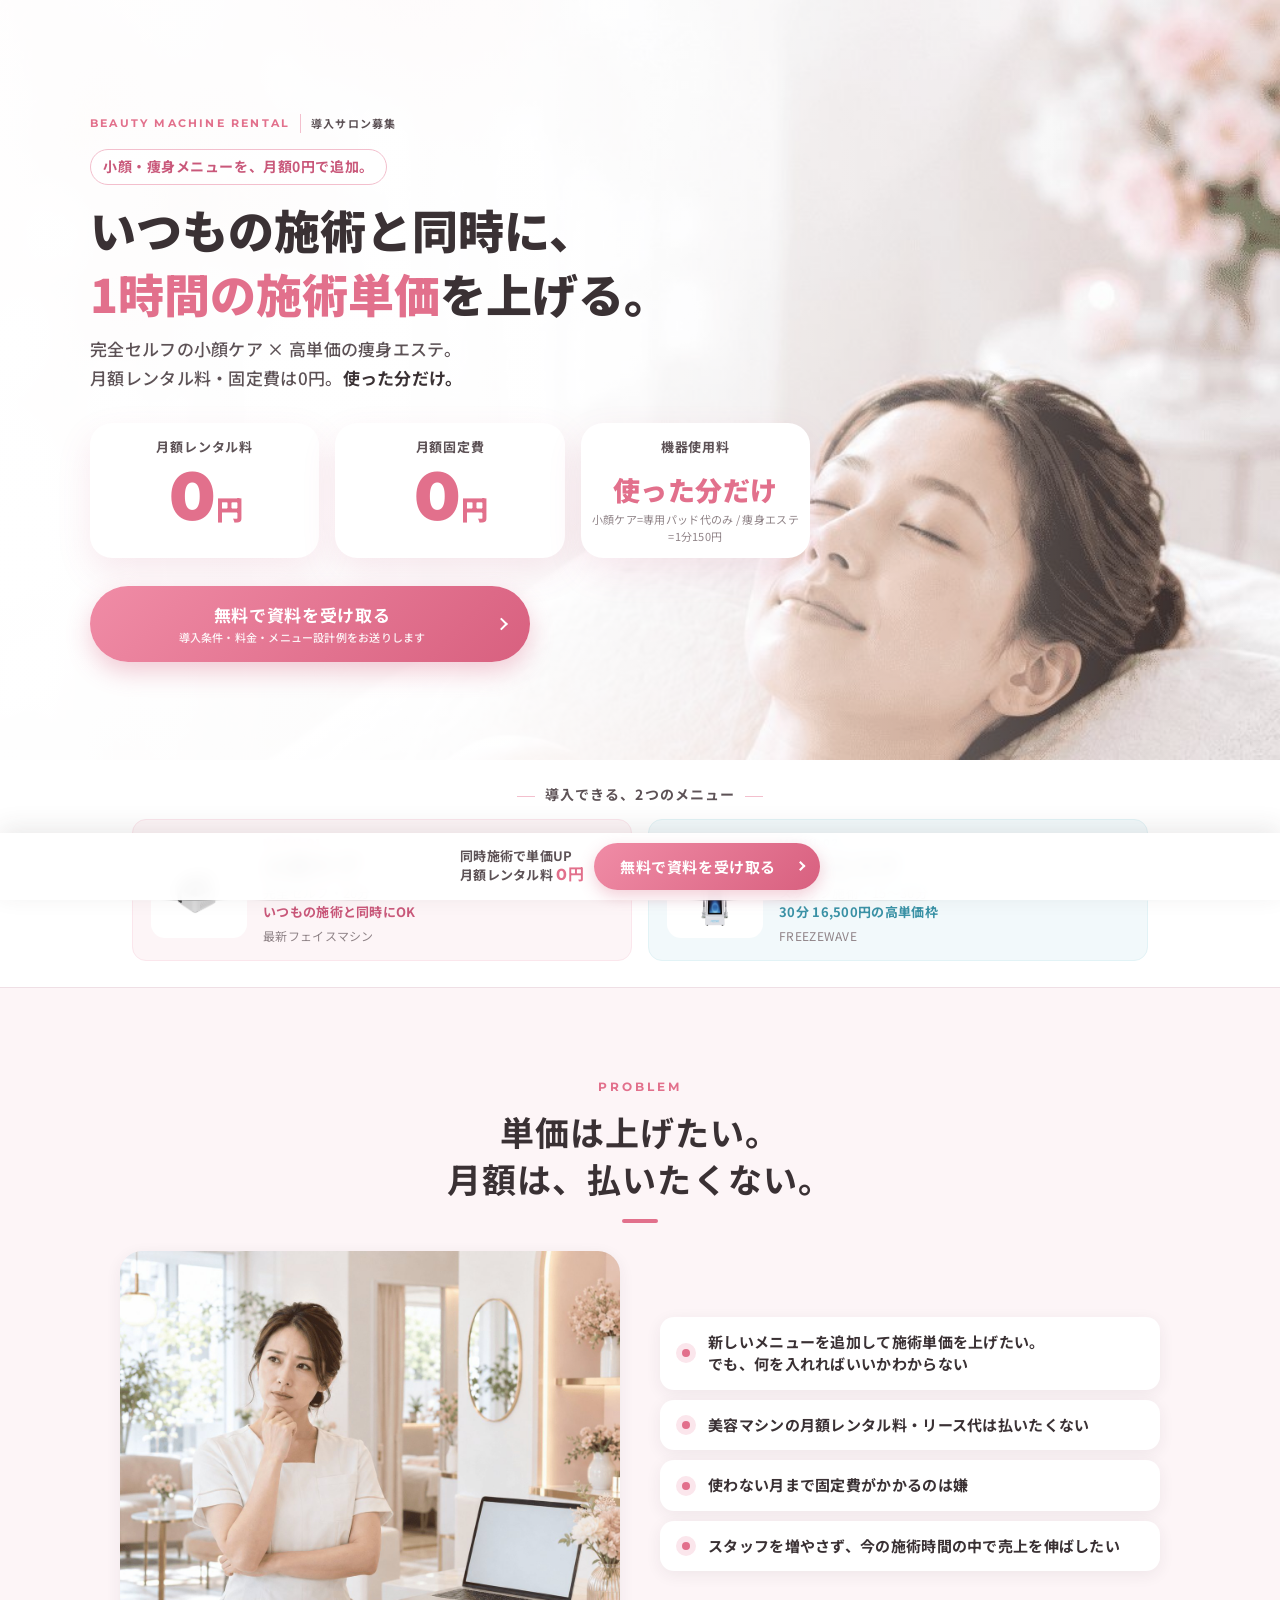
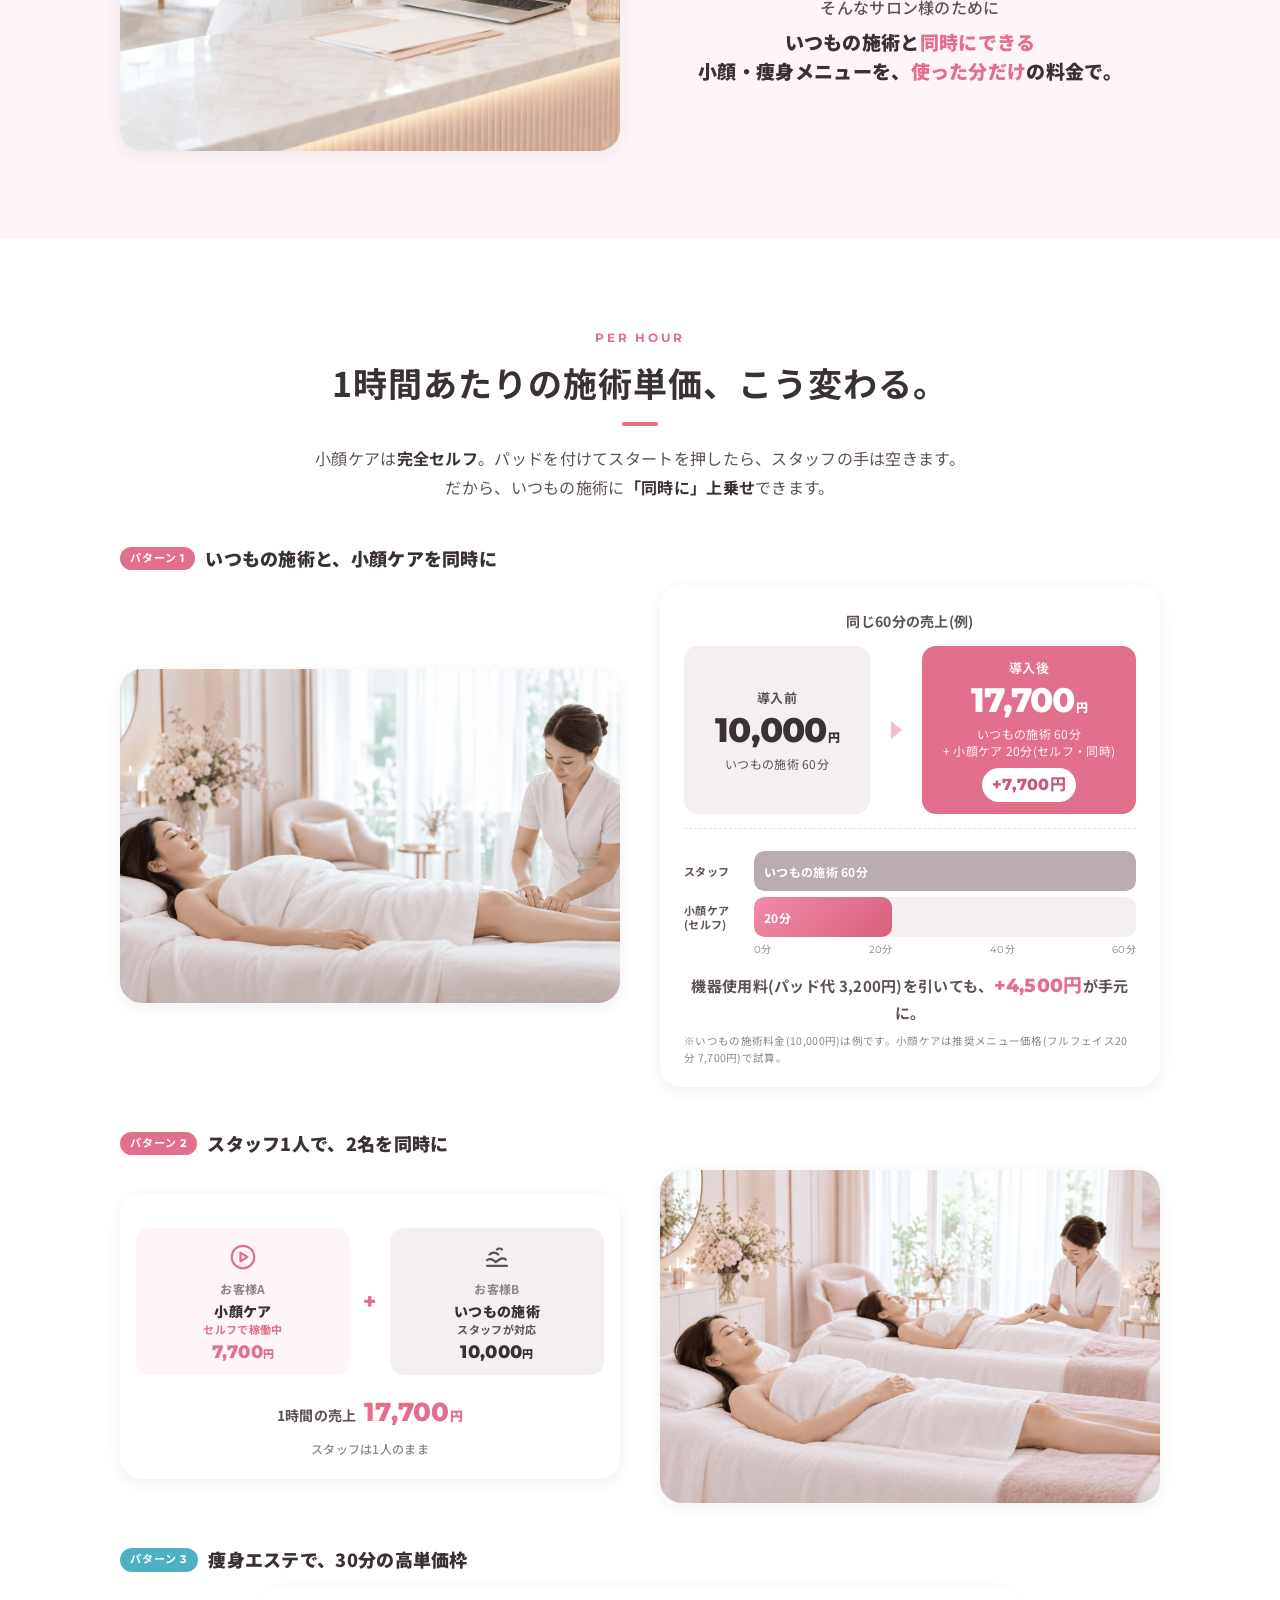
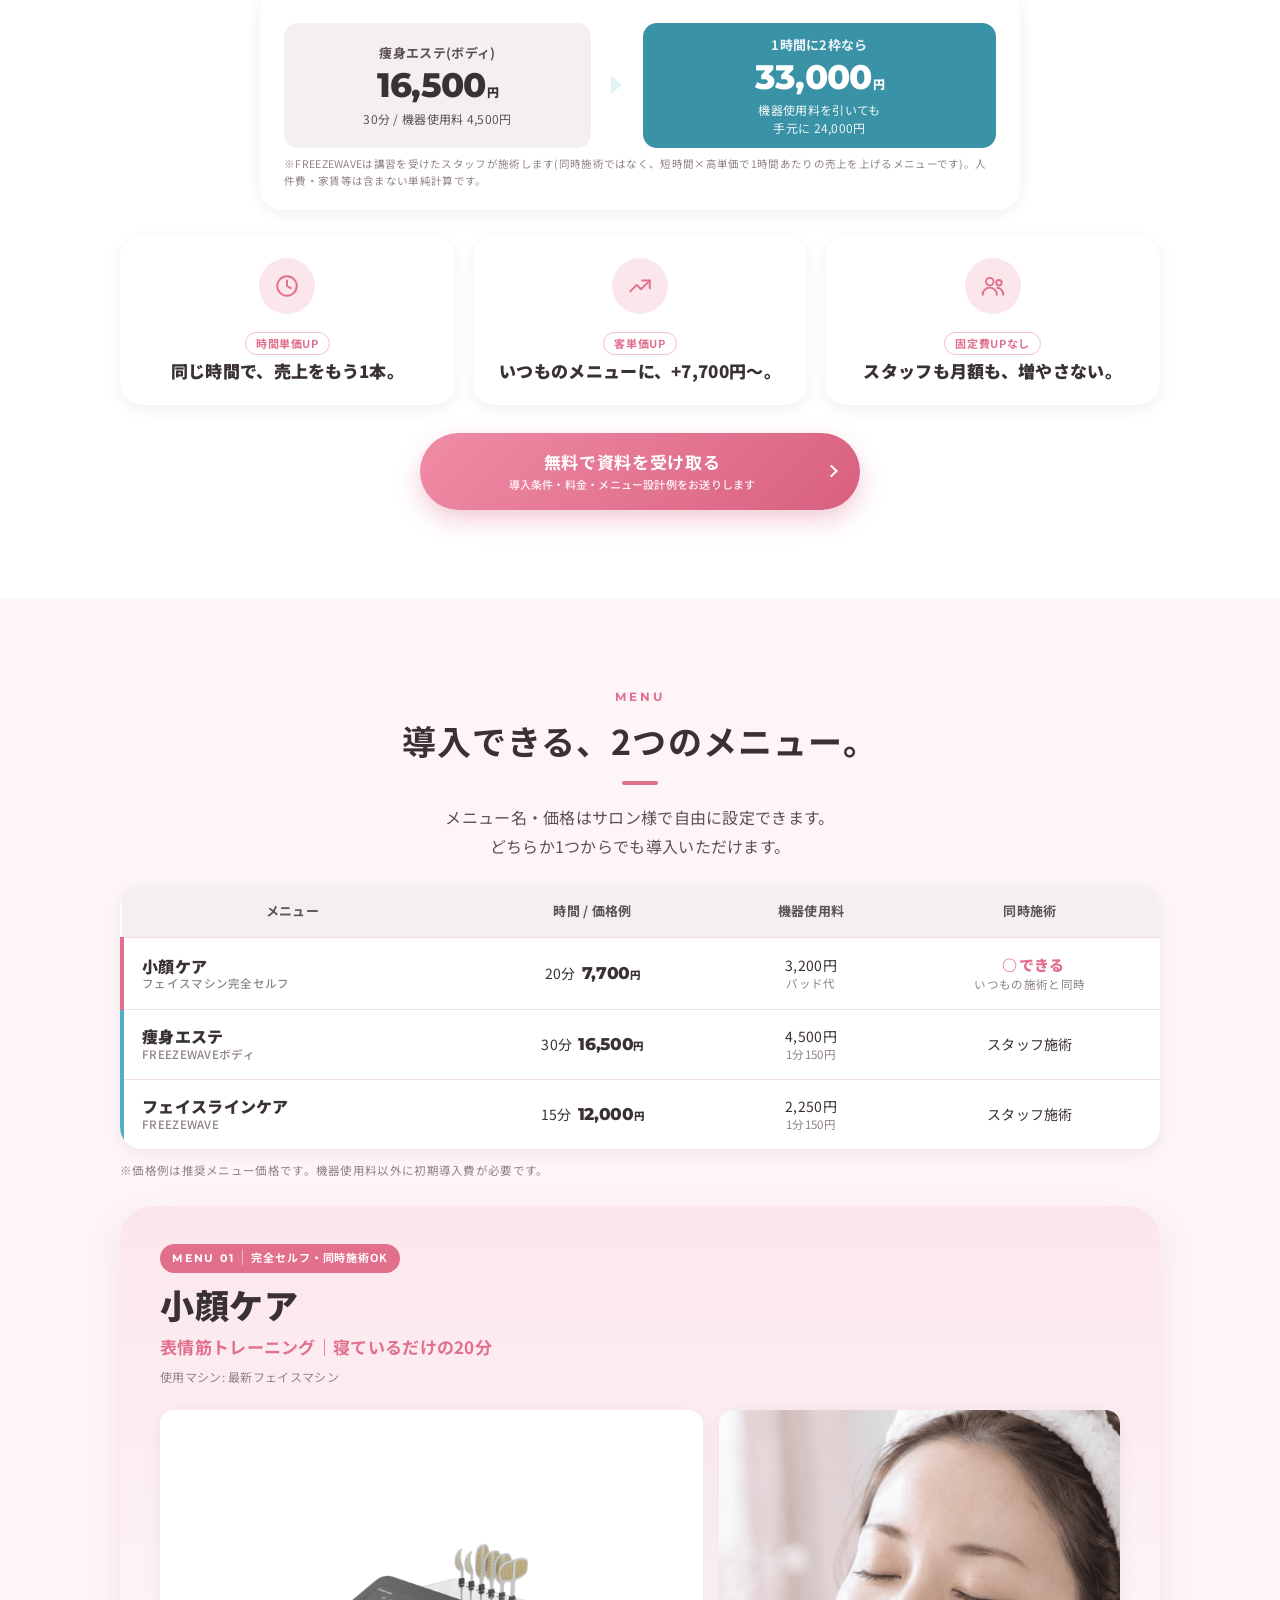
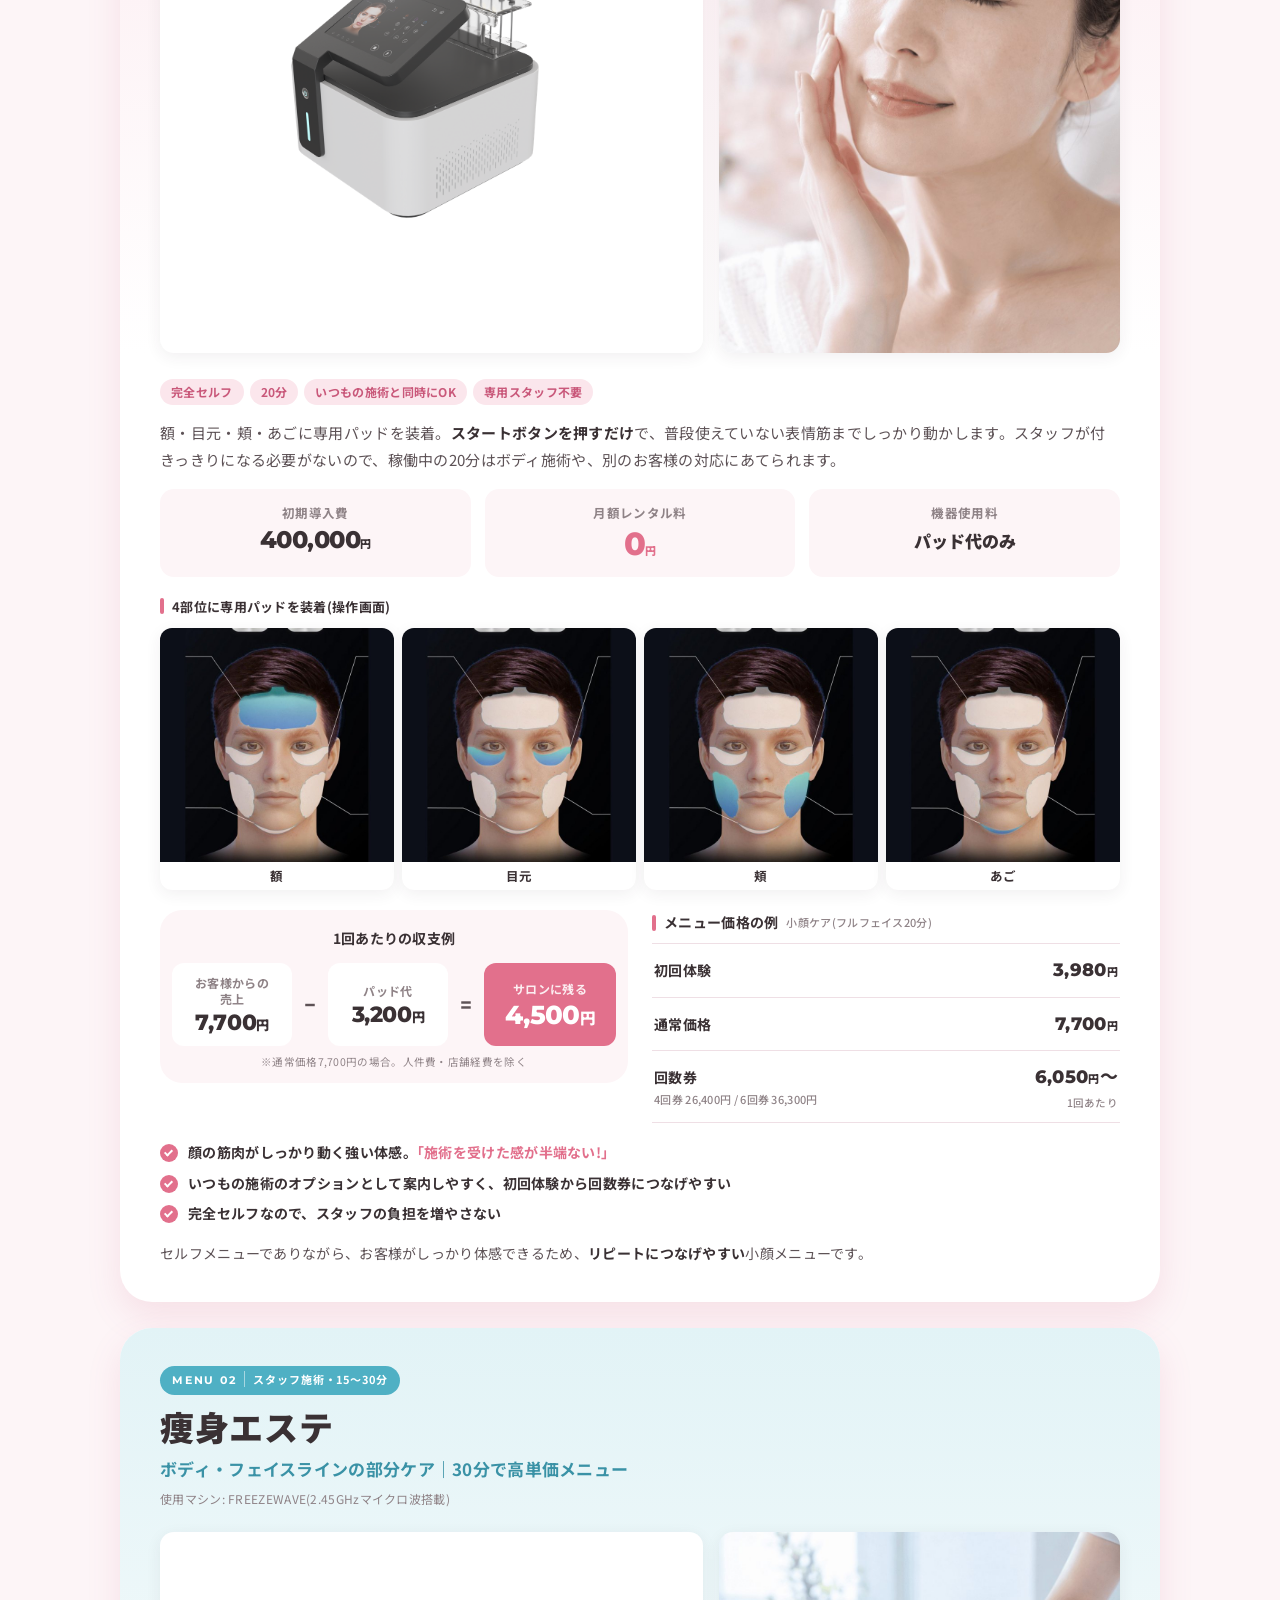
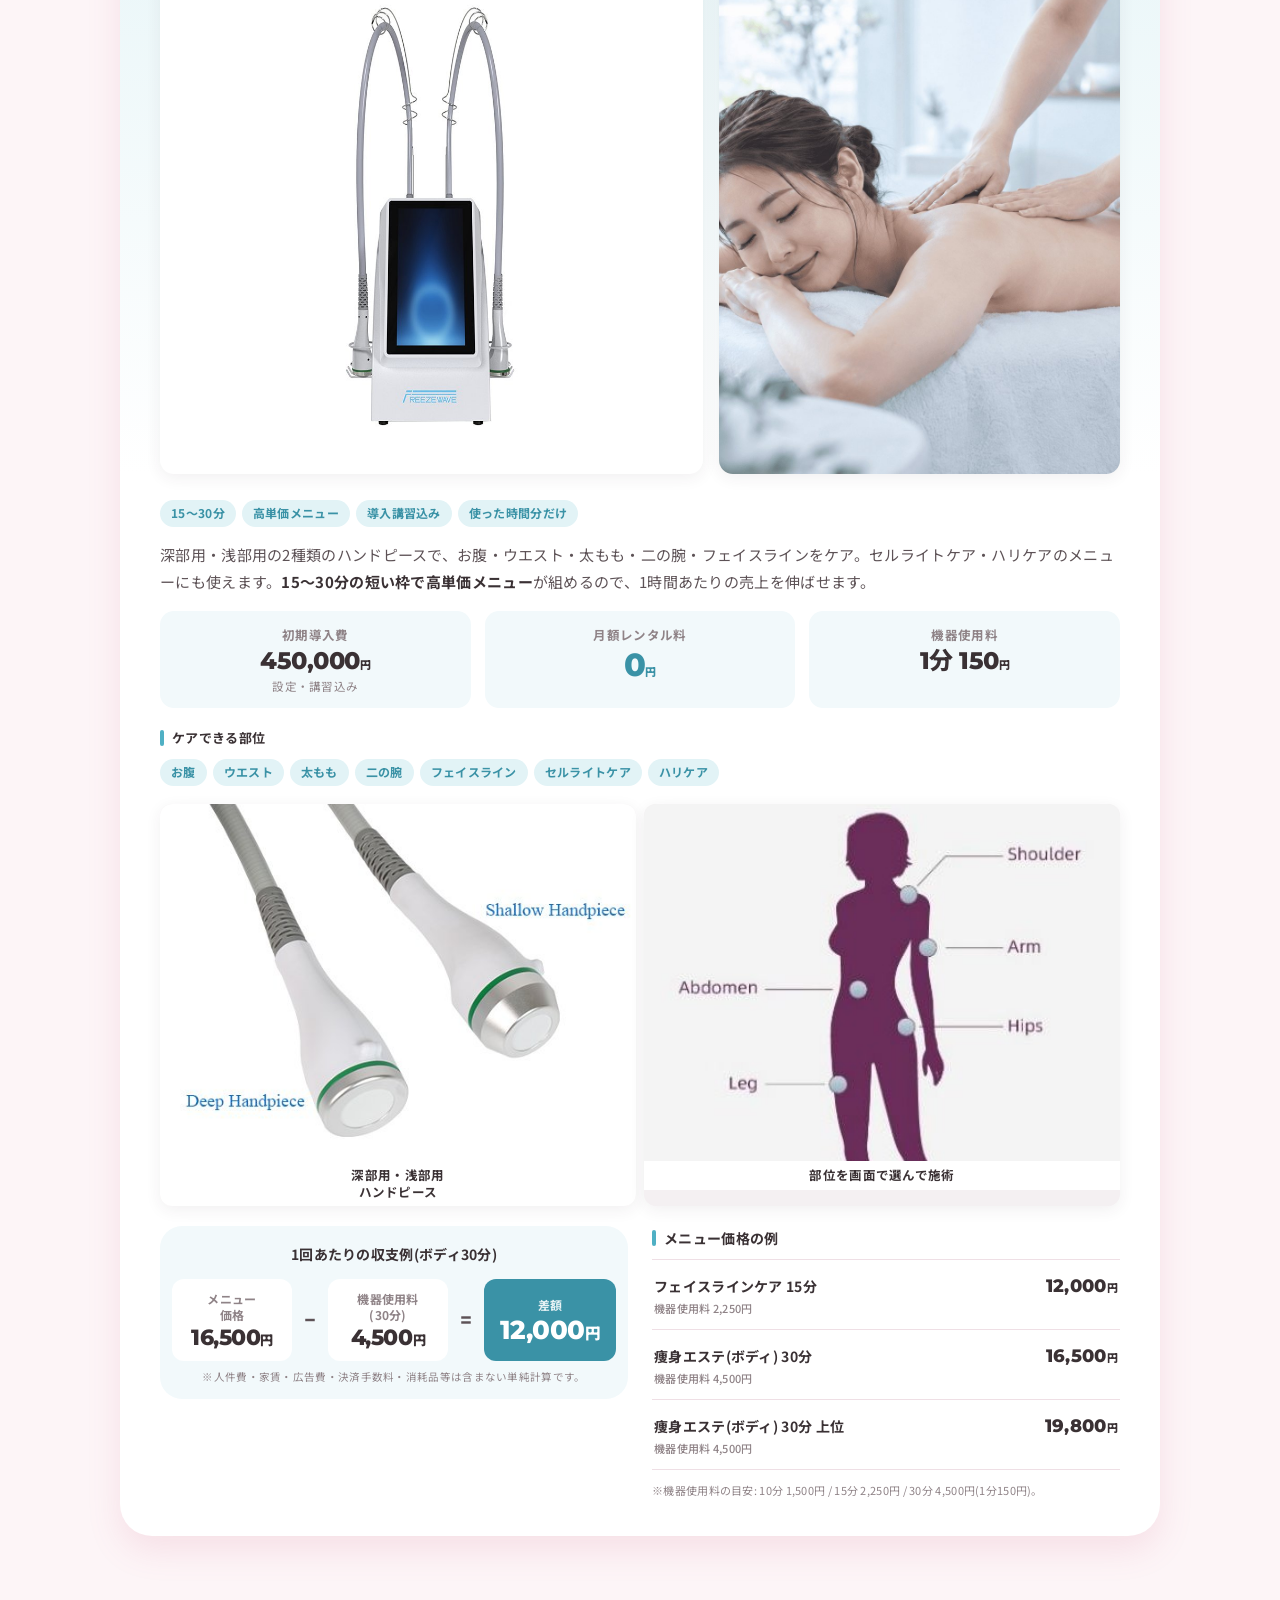
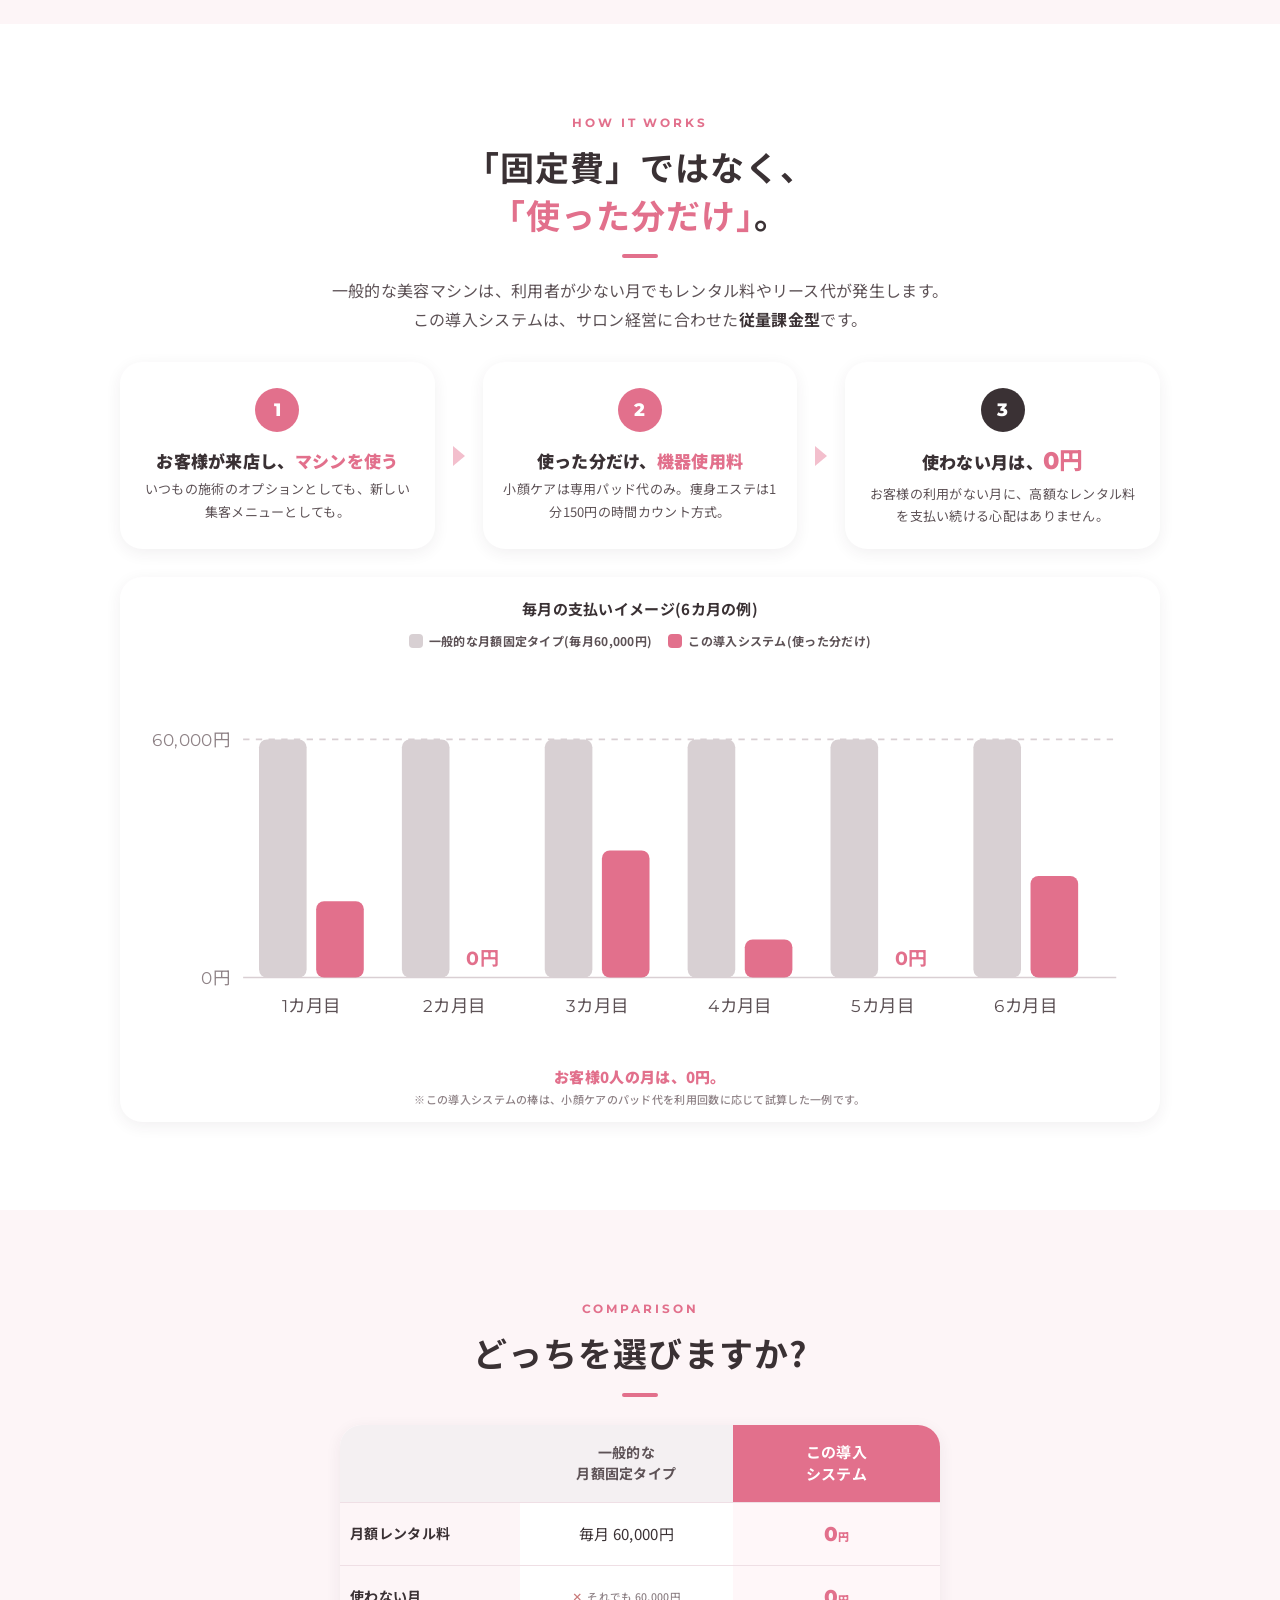
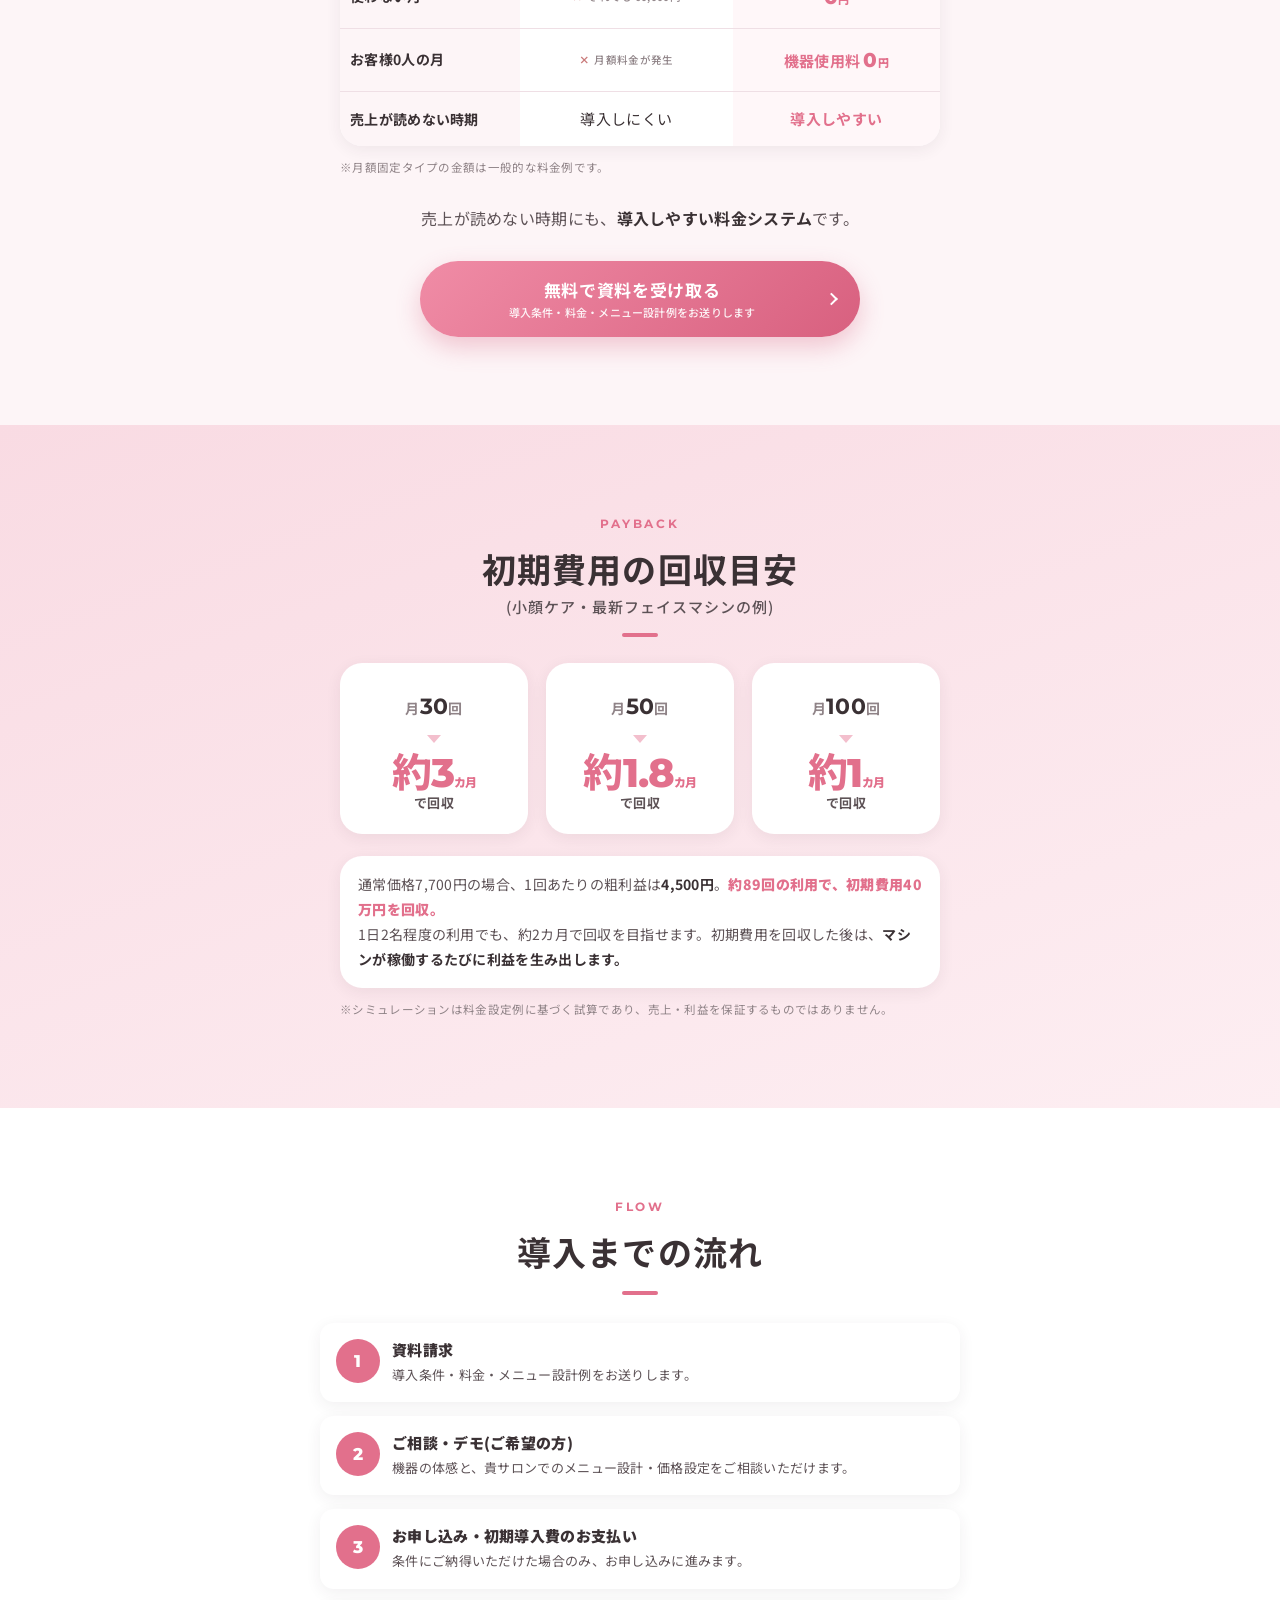
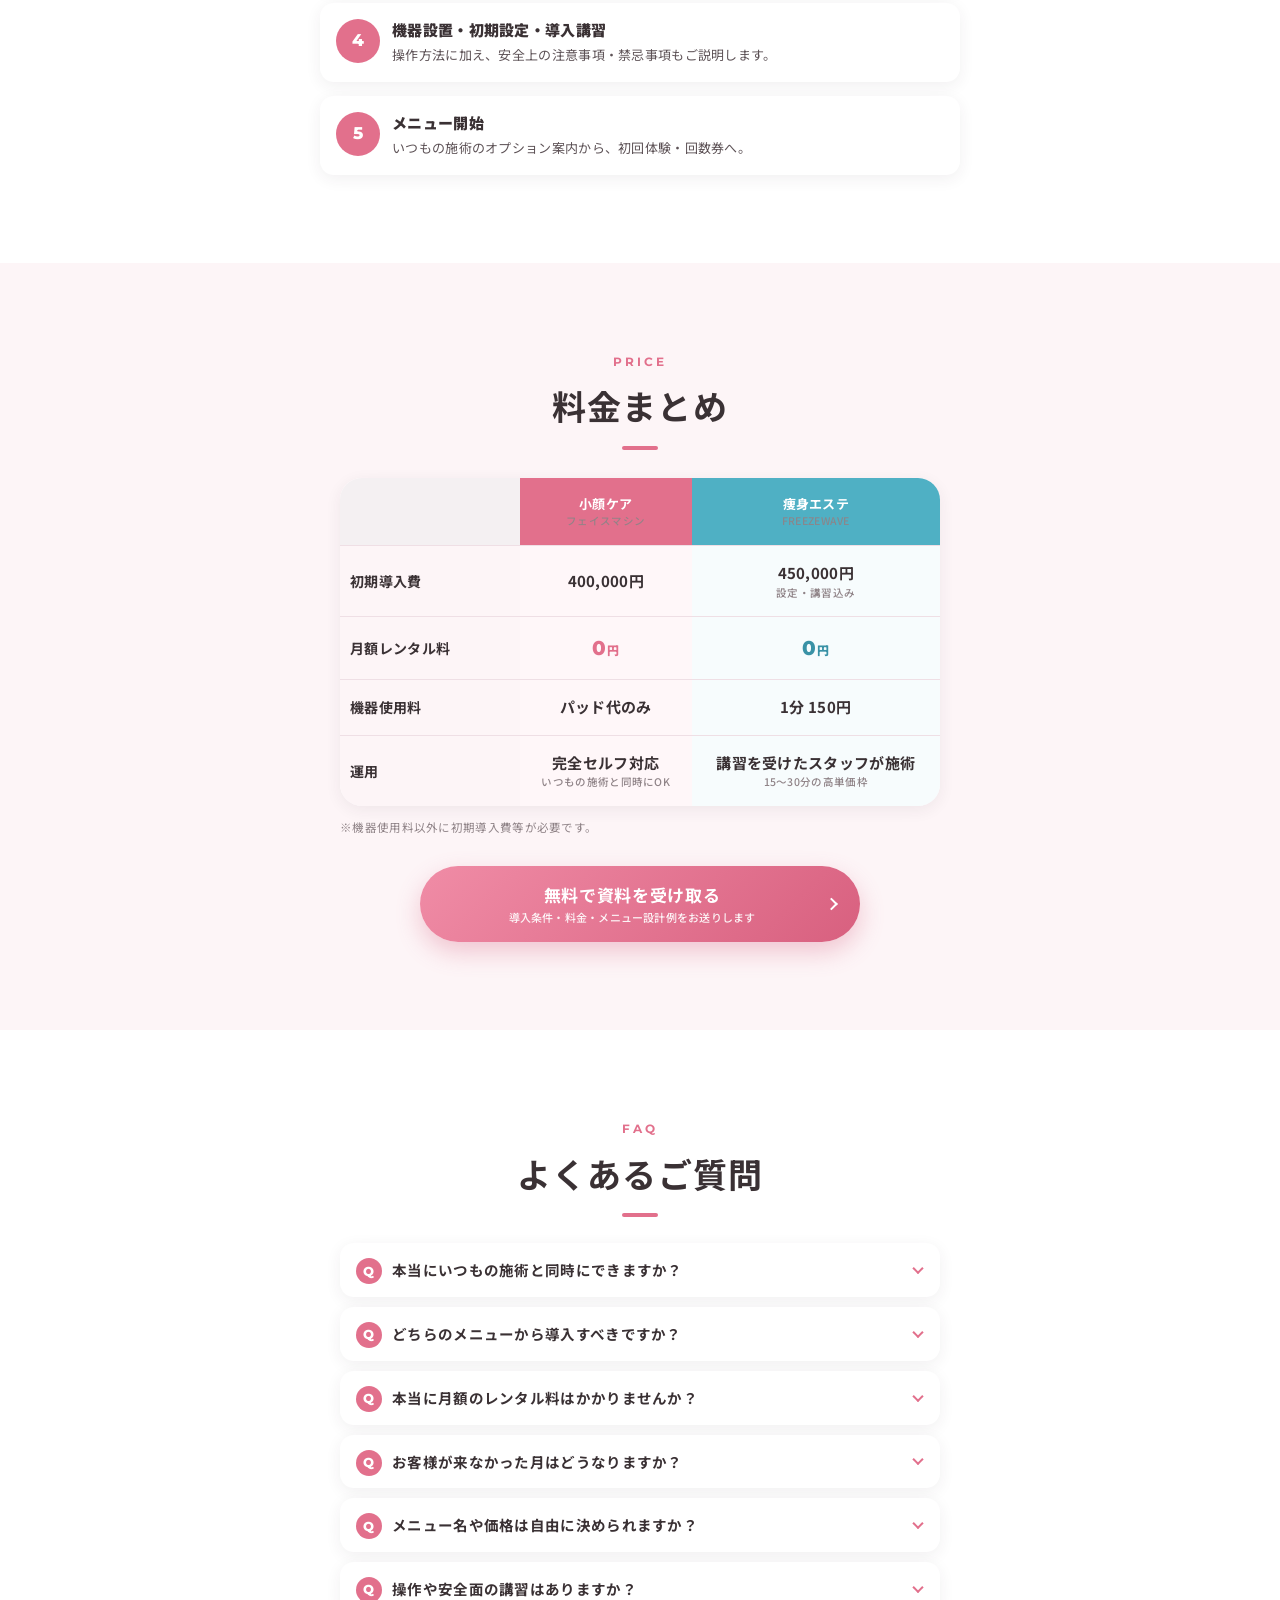
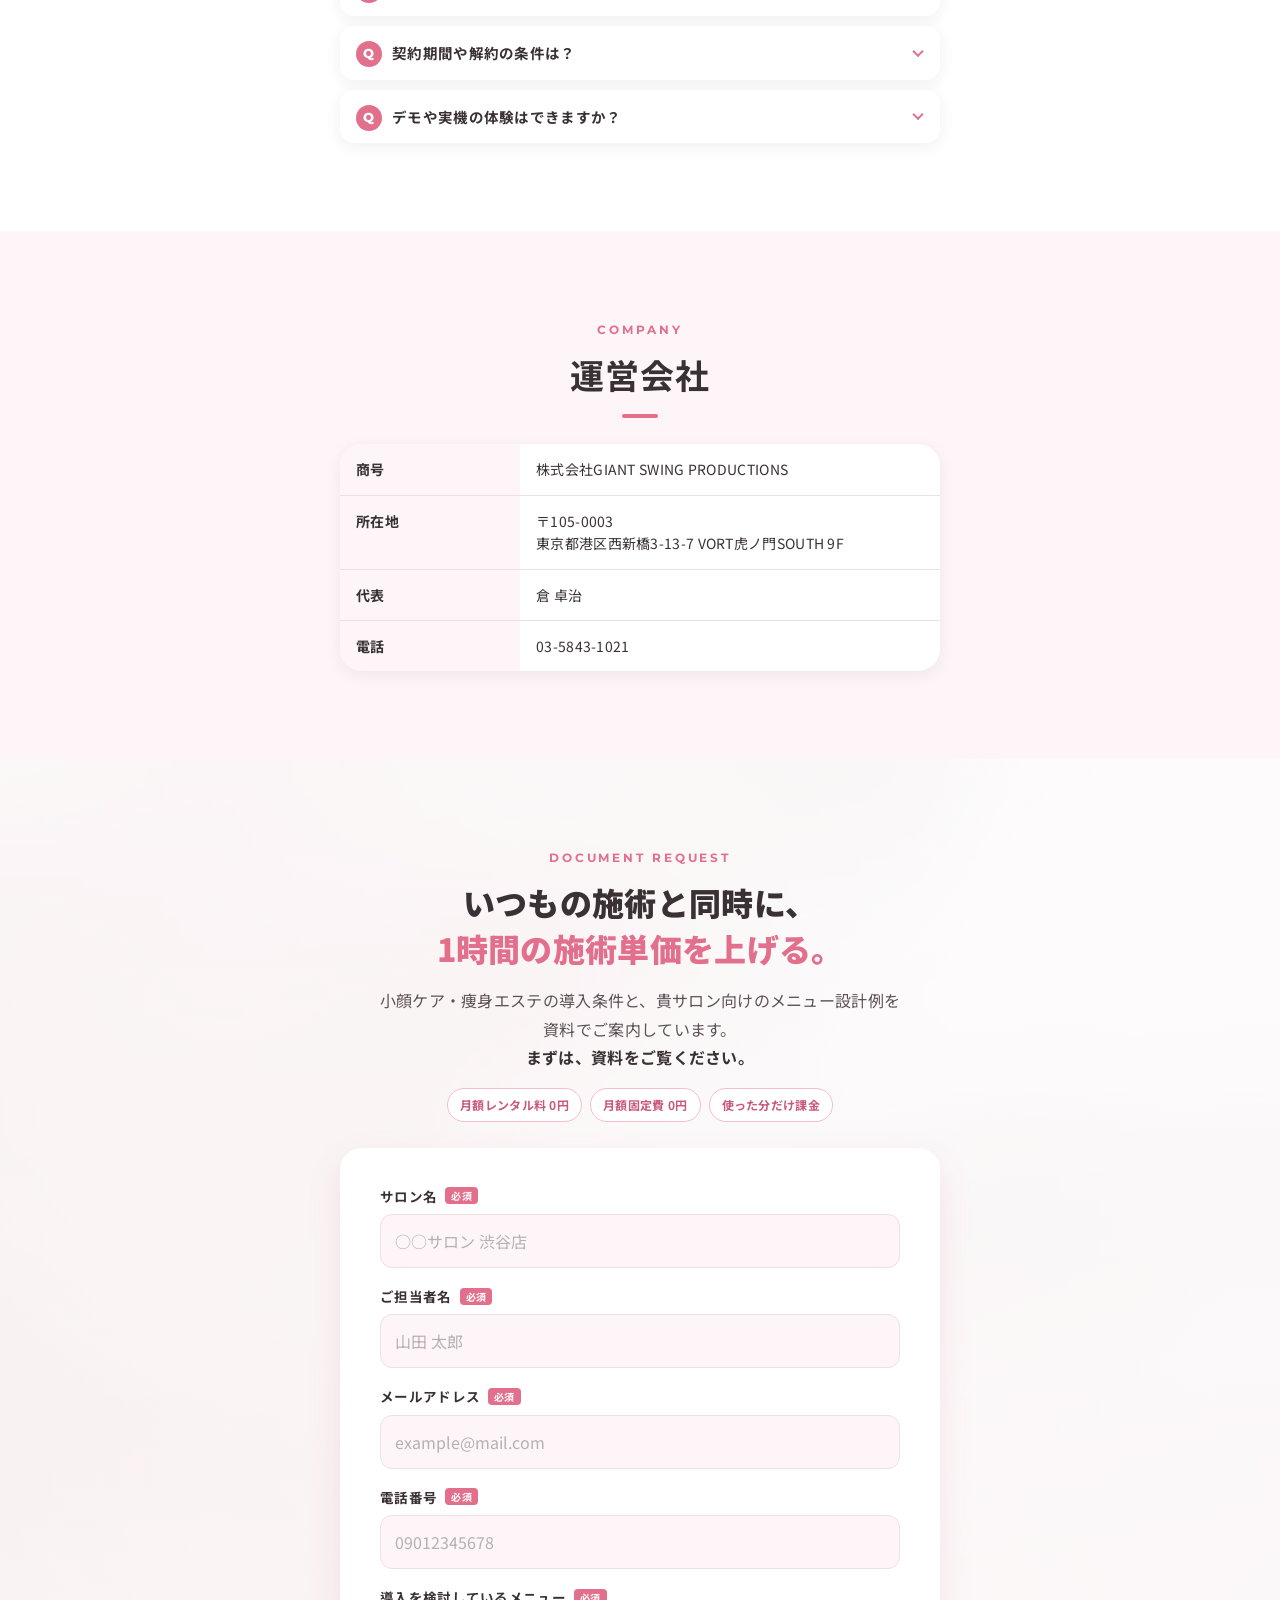
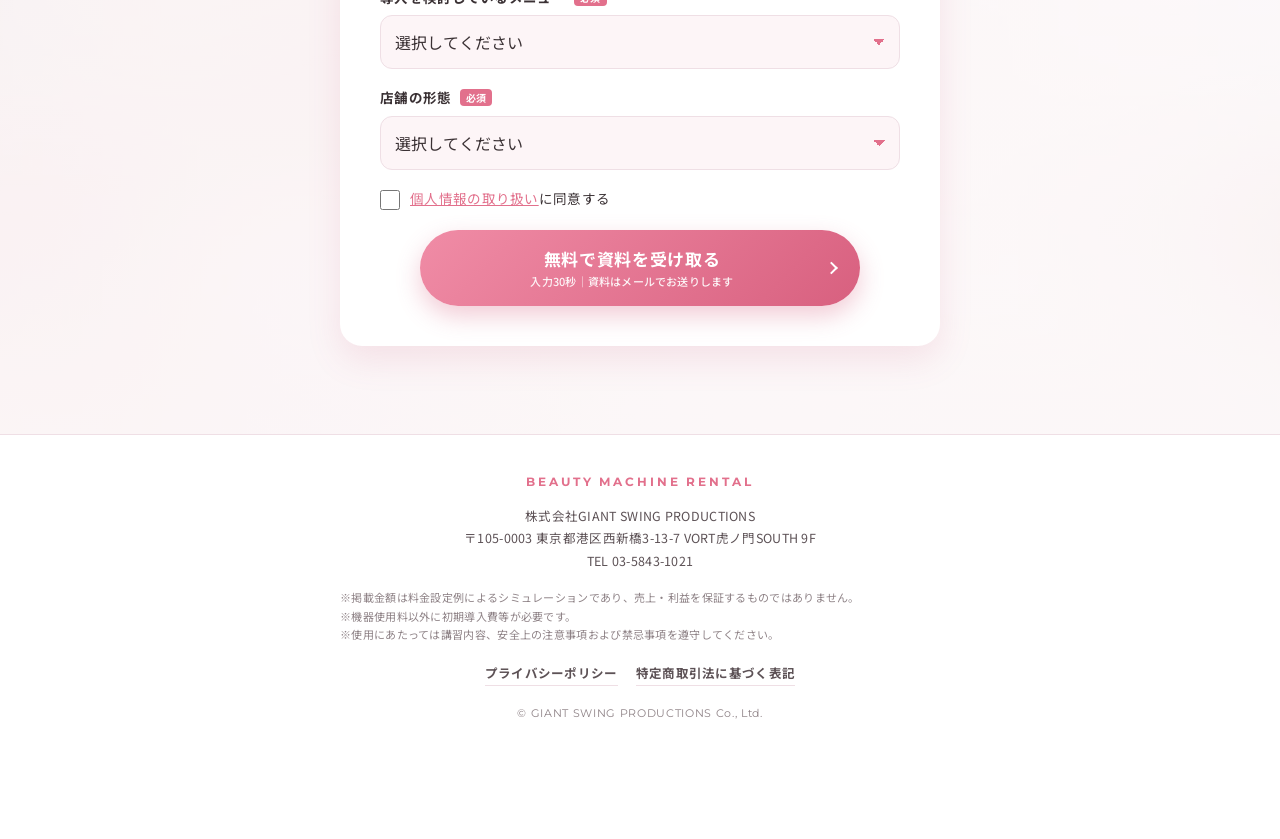
<file: index.html>
<!DOCTYPE html>
<html lang="ja">
<head>
<meta charset="UTF-8">
<meta name="viewport" content="width=device-width, initial-scale=1.0">
<!-- Google Tag Manager -->
<script>(function(w,d,s,l,i){w[l]=w[l]||[];w[l].push({'gtm.start':
new Date().getTime(),event:'gtm.js'});var f=d.getElementsByTagName(s)[0],
j=d.createElement(s),dl=l!='dataLayer'?'&l='+l:'';j.async=true;j.src=
'https://www.googletagmanager.com/gtm.js?id='+i+dl;f.parentNode.insertBefore(j,f);
})(window,document,'script','dataLayer','GTM-NTWC288X');</script>
<!-- End Google Tag Manager -->
<title>いつもの施術と同時に、1時間の施術単価を上げる。｜美容マシン「使った分だけ」レンタル 導入サロン募集</title>
<meta name="description" content="小顔ケア・痩身エステのメニューを、月額レンタル料0円・月額固定費0円・使った分だけの料金で追加。完全セルフの小顔ケアはいつもの施術と同時に稼働でき、1時間あたりの施術単価を上げられます。導入サロン募集中。">
<meta name="robots" content="noindex, nofollow">
<link rel="preconnect" href="https://fonts.googleapis.com">
<link rel="preconnect" href="https://fonts.gstatic.com" crossorigin>
<link href="https://fonts.googleapis.com/css2?family=Noto+Sans+JP:wght@400;500;700;900&family=Montserrat:wght@600;700;800&display=swap" rel="stylesheet">
<link rel="stylesheet" href="css/style.css">
</head>
<body class="has-sticky">
<!-- Google Tag Manager (noscript) -->
<noscript><iframe src="https://www.googletagmanager.com/ns.html?id=GTM-NTWC288X"
height="0" width="0" style="display:none;visibility:hidden"></iframe></noscript>
<!-- End Google Tag Manager (noscript) -->

<!-- ============================================================
  美容マシン「使った分だけ」レンタル 導入サロン募集LP  v3（2026-09-17 ベネフィット再構成）
  ・訴求の軸: いつもの施術と「同時に」小顔・痩身メニューを追加 → 1時間あたりの施術単価UP
             月額レンタル料0円 / 月額固定費0円 / 使った分だけ
  ・メニュー名: 小顔ケア(最新フェイスマシン・完全セルフ) / 痩身エステ(FREEZEWAVE・スタッフ施術)
  ・原稿: 最新フェイスマシン レンタル.docx / 美容マシンのレンタル料.docx
  ・製品写真: 各機器のマニュアルから抽出 / イメージ写真: オーナー生成(ChatGPT)
  ▼未設定（プレースホルダー）
  (1) 自動返信メールの資料URL … contact.php の $doc_url
============================================================= -->

<!-- ============================================================
     Sec.1 ファーストビュー
     ============================================================ -->
<header class="fv">
  <div class="fv__hero">
    <picture>
      <source media="(min-width: 1024px)" srcset="img/fv-hero-pc.jpg">
      <img src="img/fv-hero-sp.jpg" alt="" width="1024" height="1536" fetchpriority="high">
    </picture>
  </div>

  <div class="fv__inner">
    <div class="fv__head">
      <p class="fv__brand">BEAUTY MACHINE RENTAL<span>導入サロン募集</span></p>
      <p class="fv__eyebrow">小顔・痩身メニューを、月額0円で追加。</p>
      <h1 class="fv__catch">
        <span>いつもの施術と同時に、</span>
        <span><em>1時間の施術単価</em>を上げる。</span>
      </h1>
      <p class="fv__sub">完全セルフの小顔ケア × 高単価の痩身エステ。<br>月額レンタル料・固定費は0円。<strong>使った分だけ。</strong></p>
    </div>

    <div class="fv__body">
      <ul class="zero3">
        <li class="zero3__card">
          <p class="zero3__label">月額レンタル料</p>
          <span class="zero3__num">0<small>円</small></span>
        </li>
        <li class="zero3__card">
          <p class="zero3__label">月額固定費</p>
          <span class="zero3__num">0<small>円</small></span>
        </li>
        <li class="zero3__card zero3__card--wide">
          <p class="zero3__label">機器使用料</p>
          <span class="zero3__txt">使った分だけ</span>
          <p class="zero3__note">小顔ケア=専用パッド代のみ / 痩身エステ=1分150円</p>
        </li>
      </ul>
      <div class="fv__cta">
        <a class="cta-btn" href="#form">無料で資料を受け取る<span class="cta-btn__note">導入条件・料金・メニュー設計例をお送りします</span></a>
      </div>
    </div>
  </div>
</header>

<!-- 導入できる2つのメニュー -->
<div class="menubar">
  <div class="menubar__inner">
    <p class="menubar__ttl">導入できる、2つのメニュー</p>
    <div class="menubar__items">
      <a class="menubar__item" href="#menu-face">
        <div class="menubar__img"><img src="img/face-machine-1.png" alt="最新フェイスマシン" width="1400" height="787"></div>
        <div class="menubar__txt">
          <p class="menubar__tag">MENU 01</p>
          <p class="menubar__name">小顔ケア</p>
          <p class="menubar__sub">完全セルフ・20分<br><b>いつもの施術と同時にOK</b></p>
          <p class="menubar__machine">最新フェイスマシン</p>
        </div>
      </a>
      <a class="menubar__item menubar__item--ice" href="#menu-body">
        <div class="menubar__img menubar__img--ice"><img src="img/freezewave-unit.jpg" alt="FREEZEWAVE" width="1000" height="1000"></div>
        <div class="menubar__txt">
          <p class="menubar__tag">MENU 02</p>
          <p class="menubar__name">痩身エステ</p>
          <p class="menubar__sub">スタッフ施術・15〜30分<br><b>30分 16,500円の高単価枠</b></p>
          <p class="menubar__machine">FREEZEWAVE</p>
        </div>
      </a>
    </div>
  </div>
</div>

<!-- ============================================================
     Sec.2 こんなお悩み
     ============================================================ -->
<section class="sec sec--blush reveal">
  <div class="container container--wide">
    <p class="sec__eyebrow">PROBLEM</p>
    <h2 class="sec__title">単価は上げたい。<br>月額は、払いたくない。</h2>

    <div class="split">
      <figure class="photo photo--11"><img src="img/owner-worry.jpg" alt="" loading="lazy" width="1200" height="1200"></figure>
      <div>
        <ul class="worry">
          <li>新しいメニューを追加して施術単価を上げたい。<br class="pc">でも、何を入れればいいかわからない</li>
          <li>美容マシンの月額レンタル料・リース代は払いたくない</li>
          <li>使わない月まで固定費がかかるのは嫌</li>
          <li>スタッフを増やさず、今の施術時間の中で売上を伸ばしたい</li>
        </ul>
        <p class="worry__answer">そんなサロン様のために<strong>いつもの施術と<em>同時にできる</em><br>小顔・痩身メニューを、<br class="sp"><em>使った分だけ</em>の料金で。</strong></p>
      </div>
    </div>
  </div>
</section>

<!-- ============================================================
     Sec.3 1時間あたりの施術単価はこう変わる
     ============================================================ -->
<section class="sec reveal" id="hour">
  <div class="container container--wide">
    <p class="sec__eyebrow">PER HOUR</p>
    <h2 class="sec__title">1時間あたりの施術単価、<br class="sp">こう変わる。</h2>
    <p class="sec__lead">小顔ケアは<span class="lead-strong">完全セルフ</span>。パッドを付けてスタートを押したら、スタッフの手は空きます。<br class="pc">だから、いつもの施術に<span class="lead-strong">「同時に」上乗せ</span>できます。</p>

    <!-- パターン1: 同じお客様に同時 -->
    <div class="pat">
      <p class="pat__ttl"><span>パターン 1</span>いつもの施術と、小顔ケアを同時に</p>
      <div class="split">
        <figure class="photo photo--32"><img src="img/merit-simul.jpg" alt="" loading="lazy" width="1536" height="1024"></figure>
        <div class="hour">
          <p class="hour__ttl">同じ60分の売上(例)</p>
          <div class="hour__cmp">
            <div class="hour__col">
              <p class="hour__k">導入前</p>
              <p class="hour__v">10,000<small>円</small></p>
              <p class="hour__d">いつもの施術 60分</p>
            </div>
            <div class="hour__arrow" aria-hidden="true"></div>
            <div class="hour__col hour__col--after">
              <p class="hour__k">導入後</p>
              <p class="hour__v">17,700<small>円</small></p>
              <p class="hour__d">いつもの施術 60分<br>+ 小顔ケア 20分(セルフ・同時)</p>
              <p class="hour__up">+7,700円</p>
            </div>
          </div>

          <div class="tl__block">
            <div class="tl__lanes">
              <div class="tl__lane">
                <p class="tl__who">スタッフ</p>
                <div class="tl__track"><div class="tl__bar tl__bar--staff">いつもの施術 60分</div></div>
              </div>
              <div class="tl__lane">
                <p class="tl__who">小顔ケア<br>(セルフ)</p>
                <div class="tl__track"><div class="tl__bar tl__bar--machine">20分</div></div>
              </div>
            </div>
            <div class="tl__scale"><span></span><div><span>0分</span><span>20分</span><span>40分</span><span>60分</span></div></div>
          </div>

          <p class="hour__net">機器使用料(パッド代 3,200円)を引いても、<b>+4,500円</b>が手元に。</p>
          <p class="tl__note">※いつもの施術料金(10,000円)は例です。小顔ケアは推奨メニュー価格(フルフェイス20分 7,700円)で試算。</p>
        </div>
      </div>
    </div>

    <!-- パターン2: 2名同時 -->
    <div class="pat">
      <p class="pat__ttl"><span>パターン 2</span>スタッフ1人で、2名を同時に</p>
      <div class="split split--rev">
        <figure class="photo photo--32"><img src="img/merit-two-clients.jpg" alt="" loading="lazy" width="1536" height="1024"></figure>
        <div class="duo">
          <div class="duo__row">
            <div class="duo__box">
              <svg class="ico" viewBox="0 0 24 24" aria-hidden="true"><circle cx="12" cy="12" r="9"/><path d="M10 8.5v7l5.5-3.5z"/></svg>
              <p class="duo__k">お客様A</p>
              <p class="duo__v">小顔ケア<small>セルフで稼働中</small></p>
              <p class="duo__price">7,700<small>円</small></p>
            </div>
            <div class="duo__plus">+</div>
            <div class="duo__box duo__box--staff">
              <svg class="ico" viewBox="0 0 24 24" aria-hidden="true"><path d="M4 14.5c1.5-1 3.5-1 5 0l2 1.5 3-2c1.5-1 3.5-1 5 0"/><path d="M6 10c2-2 5-2 7 0M12 6c1-1 3-1 4 0"/><path d="M4 19h16"/></svg>
              <p class="duo__k">お客様B</p>
              <p class="duo__v">いつもの施術<small>スタッフが対応</small></p>
              <p class="duo__price">10,000<small>円</small></p>
            </div>
          </div>
          <p class="duo__res">1時間の売上 <b>17,700<small>円</small></b><span>スタッフは1人のまま</span></p>
        </div>
      </div>
    </div>

    <!-- パターン3: 痩身エステで高単価枠 -->
    <div class="pat pat--ice">
      <p class="pat__ttl"><span>パターン 3</span>痩身エステで、30分の高単価枠</p>
      <div class="hour hour--ice">
        <div class="hour__cmp">
          <div class="hour__col">
            <p class="hour__k">痩身エステ(ボディ)</p>
            <p class="hour__v">16,500<small>円</small></p>
            <p class="hour__d">30分 / 機器使用料 4,500円</p>
          </div>
          <div class="hour__arrow" aria-hidden="true"></div>
          <div class="hour__col hour__col--after">
            <p class="hour__k">1時間に2枠なら</p>
            <p class="hour__v">33,000<small>円</small></p>
            <p class="hour__d">機器使用料を引いても<br>手元に 24,000円</p>
          </div>
        </div>
        <p class="tl__note">※FREEZEWAVEは講習を受けたスタッフが施術します(同時施術ではなく、短時間×高単価で1時間あたりの売上を上げるメニューです)。人件費・家賃等は含まない単純計算です。</p>
      </div>
    </div>

    <ul class="merits merits--mini">
      <li class="merit">
        <div class="merit__icon"><svg class="ico" viewBox="0 0 24 24" aria-hidden="true"><circle cx="12" cy="12" r="9"/><path d="M12 7v5l3.5 2"/></svg></div>
        <div><span class="merit__tag">時間単価UP</span><h3 class="merit__ttl">同じ時間で、<br class="sp">売上をもう1本。</h3></div>
      </li>
      <li class="merit">
        <div class="merit__icon"><svg class="ico" viewBox="0 0 24 24" aria-hidden="true"><path d="M3 17l6-6 4 4 8-8"/><path d="M14 7h7v7"/></svg></div>
        <div><span class="merit__tag">客単価UP</span><h3 class="merit__ttl">いつものメニューに、<br class="sp">+7,700円〜。</h3></div>
      </li>
      <li class="merit">
        <div class="merit__icon"><svg class="ico" viewBox="0 0 24 24" aria-hidden="true"><circle cx="9" cy="8" r="3.5"/><path d="M2.5 20c0-3.6 2.9-6.5 6.5-6.5s6.5 2.9 6.5 6.5"/><circle cx="17.5" cy="9" r="2.5"/><path d="M16 13.6c3 .3 5.5 2.9 5.5 6.4"/></svg></div>
        <div><span class="merit__tag">固定費UPなし</span><h3 class="merit__ttl">スタッフも月額も、<br class="sp">増やさない。</h3></div>
      </li>
    </ul>

    <div class="cta-wrap">
      <a class="cta-btn" href="#form">無料で資料を受け取る<span class="cta-btn__note">導入条件・料金・メニュー設計例をお送りします</span></a>
    </div>
  </div>
</section>

<!-- ============================================================
     Sec.4 導入できるメニュー
     ============================================================ -->
<section class="sec sec--blush reveal" id="menu">
  <div class="container container--wide">
    <p class="sec__eyebrow">MENU</p>
    <h2 class="sec__title">導入できる、<br class="sp">2つのメニュー。</h2>
    <p class="sec__lead">メニュー名・価格はサロン様で自由に設定できます。<br class="pc">どちらか1つからでも導入いただけます。</p>

    <div class="glance-wrap">
      <table class="glance">
        <thead>
          <tr><th scope="col">メニュー</th><th scope="col">時間 / 価格例</th><th scope="col">機器使用料</th><th scope="col">同時施術</th></tr>
        </thead>
        <tbody>
          <tr class="is-rose"><th scope="row">小顔ケア<span>フェイスマシン<br class="sp">完全セルフ</span></th><td>20分<b>7,700<small>円</small></b></td><td>3,200円<span>パッド代</span></td><td><b class="ok">○ できる</b><span>いつもの施術と同時</span></td></tr>
          <tr class="is-ice"><th scope="row">痩身エステ<span>FREEZEWAVE<br class="sp">ボディ</span></th><td>30分<b>16,500<small>円</small></b></td><td>4,500円<span>1分150円</span></td><td>スタッフ<br class="sp">施術</td></tr>
          <tr class="is-ice"><th scope="row">フェイス<br class="sp">ラインケア<span>FREEZEWAVE</span></th><td>15分<b>12,000<small>円</small></b></td><td>2,250円<span>1分150円</span></td><td>スタッフ<br class="sp">施術</td></tr>
        </tbody>
      </table>
    </div>
    <p class="notice">※価格例は推奨メニュー価格です。機器使用料以外に初期導入費が必要です。</p>

    <!-- メニュー① 小顔ケア -->
    <article class="machine" id="menu-face">
      <div class="machine__hero">
        <p class="machine__tag">MENU 01<span>完全セルフ・同時施術OK</span></p>
        <h3 class="machine__name">小顔ケア</h3>
        <p class="machine__catch">表情筋トレーニング｜寝ているだけの20分</p>
        <p class="machine__use">使用マシン: 最新フェイスマシン</p>
        <div class="machine__visual">
          <figure class="machine__product"><img src="img/face-machine-1.png" alt="最新フェイスマシン本体と専用パッド" loading="lazy" width="1400" height="787"></figure>
          <figure class="machine__mood"><img src="img/face-care.jpg" alt="" loading="lazy" width="1200" height="1200"></figure>
        </div>
      </div>

      <div class="machine__body">
        <ul class="pills pills--rose pills--top">
          <li>完全セルフ</li><li>20分</li><li>いつもの施術と同時にOK</li><li>専用スタッフ不要</li>
        </ul>
        <p class="machine__desc">額・目元・頬・あごに専用パッドを装着。<strong>スタートボタンを押すだけ</strong>で、普段使えていない表情筋までしっかり動かします。スタッフが付きっきりになる必要がないので、稼働中の20分はボディ施術や、別のお客様の対応にあてられます。</p>

        <div class="facts">
          <div class="fact"><p class="fact__k">初期導入費</p><p class="fact__v">400,000<small>円</small></p></div>
          <div class="fact"><p class="fact__k">月額レンタル料</p><p class="fact__v is-zero">0<small>円</small></p></div>
          <div class="fact"><p class="fact__k">機器使用料</p><p class="fact__v"><span class="jp">パッド代のみ</span></p></div>
        </div>

        <p class="gallery__ttl">4部位に専用パッドを装着(操作画面)</p>
        <div class="gallery">
          <figure><img src="img/zone-forehead.jpg" alt="額のパッド位置を示す操作画面" loading="lazy" width="640" height="640"><figcaption>額</figcaption></figure>
          <figure><img src="img/zone-eye.jpg" alt="目元のパッド位置を示す操作画面" loading="lazy" width="640" height="640"><figcaption>目元</figcaption></figure>
          <figure><img src="img/zone-cheek.jpg" alt="頬のパッド位置を示す操作画面" loading="lazy" width="640" height="640"><figcaption>頬</figcaption></figure>
          <figure><img src="img/zone-chin.jpg" alt="あごのパッド位置を示す操作画面" loading="lazy" width="640" height="640"><figcaption>あご</figcaption></figure>
        </div>

        <div class="machine__cols">
          <div class="eq">
            <p class="eq__ttl">1回あたりの収支例</p>
            <div class="eq__row">
              <div class="eq__box"><p class="eq__k">お客様からの<br>売上</p><p class="eq__v">7,700<small>円</small></p></div>
              <div class="eq__op">−</div>
              <div class="eq__box"><p class="eq__k">パッド代</p><p class="eq__v">3,200<small>円</small></p></div>
              <div class="eq__op">=</div>
              <div class="eq__box eq__box--result"><p class="eq__k">サロンに残る</p><p class="eq__v">4,500<small>円</small></p></div>
            </div>
            <p class="eq__note">※通常価格7,700円の場合。人件費・店舗経費を除く</p>
          </div>

          <div class="menu">
            <p class="menu__ttl">メニュー価格の例 <small>小顔ケア(フルフェイス20分)</small></p>
            <ul class="menu__list">
              <li><span>初回体験</span><em>3,980<small>円</small></em></li>
              <li><span>通常価格</span><em>7,700<small>円</small></em></li>
              <li><span>回数券<small>4回券 26,400円 / 6回券 36,300円</small></span><em>6,050<small>円</small>〜<span class="sub">1回あたり</span></em></li>
            </ul>
          </div>
        </div>

        <ul class="points">
          <li>顔の筋肉がしっかり動く強い体感。<strong>「施術を受けた感が半端ない!」</strong></li>
          <li>いつもの施術のオプションとして案内しやすく、初回体験から回数券につなげやすい</li>
          <li>完全セルフなので、スタッフの負担を増やさない</li>
        </ul>
        <p class="machine__close">セルフメニューでありながら、お客様がしっかり体感できるため、<strong>リピートにつなげやすい</strong>小顔メニューです。</p>
      </div>
    </article>

    <!-- メニュー② 痩身エステ -->
    <article class="machine machine--ice" id="menu-body">
      <div class="machine__hero">
        <p class="machine__tag">MENU 02<span>スタッフ施術・15〜30分</span></p>
        <h3 class="machine__name">痩身エステ</h3>
        <p class="machine__catch">ボディ・フェイスラインの部分ケア｜30分で高単価メニュー</p>
        <p class="machine__use">使用マシン: FREEZEWAVE(2.45GHzマイクロ波搭載)</p>
        <div class="machine__visual">
          <figure class="machine__product"><img src="img/freezewave-unit.jpg" alt="FREEZEWAVE本体" loading="lazy" width="1000" height="1000"></figure>
          <figure class="machine__mood"><img src="img/body-care.jpg" alt="" loading="lazy" width="1200" height="1200"></figure>
        </div>
      </div>

      <div class="machine__body">
        <ul class="pills pills--ice pills--top">
          <li>15〜30分</li><li>高単価メニュー</li><li>導入講習込み</li><li>使った時間分だけ</li>
        </ul>
        <p class="machine__desc">深部用・浅部用の2種類のハンドピースで、お腹・ウエスト・太もも・二の腕・フェイスラインをケア。セルライトケア・ハリケアのメニューにも使えます。<strong>15〜30分の短い枠で高単価メニュー</strong>が組めるので、1時間あたりの売上を伸ばせます。</p>

        <div class="facts">
          <div class="fact"><p class="fact__k">初期導入費</p><p class="fact__v">450,000<small>円</small></p><p class="fact__s">設定・講習込み</p></div>
          <div class="fact"><p class="fact__k">月額レンタル料</p><p class="fact__v is-zero">0<small>円</small></p></div>
          <div class="fact"><p class="fact__k">機器使用料</p><p class="fact__v">1分 150<small>円</small></p></div>
        </div>

        <p class="gallery__ttl">ケアできる部位</p>
        <ul class="pills pills--ice">
          <li>お腹</li><li>ウエスト</li><li>太もも</li><li>二の腕</li><li>フェイスライン</li><li>セルライトケア</li><li>ハリケア</li>
        </ul>
        <div class="gallery gallery--2">
          <figure><img src="img/freezewave-handpieces.jpg" alt="深部用と浅部用のハンドピース" loading="lazy" width="600" height="400"><figcaption>深部用・浅部用<br>ハンドピース</figcaption></figure>
          <figure><img src="img/freezewave-body.jpg" alt="施術部位を選ぶ操作画面" loading="lazy" width="431" height="465"><figcaption>部位を画面で選んで施術</figcaption></figure>
        </div>

        <div class="machine__cols">
          <div class="eq">
            <p class="eq__ttl">1回あたりの収支例(ボディ30分)</p>
            <div class="eq__row">
              <div class="eq__box"><p class="eq__k">メニュー<br>価格</p><p class="eq__v">16,500<small>円</small></p></div>
              <div class="eq__op">−</div>
              <div class="eq__box"><p class="eq__k">機器使用料<br>(30分)</p><p class="eq__v">4,500<small>円</small></p></div>
              <div class="eq__op">=</div>
              <div class="eq__box eq__box--result"><p class="eq__k">差額</p><p class="eq__v">12,000<small>円</small></p></div>
            </div>
            <p class="eq__note">※人件費・家賃・広告費・決済手数料・消耗品等は含まない単純計算です。</p>
          </div>

          <div class="menu">
            <p class="menu__ttl">メニュー価格の例</p>
            <ul class="menu__list">
              <li><span>フェイスラインケア 15分<small>機器使用料 2,250円</small></span><em>12,000<small>円</small></em></li>
              <li><span>痩身エステ(ボディ) 30分<small>機器使用料 4,500円</small></span><em>16,500<small>円</small></em></li>
              <li><span>痩身エステ(ボディ) 30分 上位<small>機器使用料 4,500円</small></span><em>19,800<small>円</small></em></li>
            </ul>
            <p class="machine__note">※機器使用料の目安: 10分 1,500円 / 15分 2,250円 / 30分 4,500円(1分150円)。</p>
          </div>
        </div>
      </div>
    </article>
  </div>
</section>

<!-- ============================================================
     Sec.5 なぜ月額0円でできるのか
     ============================================================ -->
<section class="sec reveal">
  <div class="container container--wide">
    <p class="sec__eyebrow">HOW IT WORKS</p>
    <h2 class="sec__title">「固定費」ではなく、<br><em>「使った分だけ」</em>。</h2>
    <p class="sec__lead">一般的な美容マシンは、利用者が少ない月でもレンタル料やリース代が発生します。<br class="pc">この導入システムは、サロン経営に合わせた<span class="lead-strong">従量課金型</span>です。</p>

    <div class="flow3">
      <div class="flow3__step">
        <span class="flow3__num">1</span>
        <div>
          <h3 class="flow3__name">お客様が来店し、<em>マシンを使う</em></h3>
          <p class="flow3__desc">いつもの施術のオプションとしても、新しい集客メニューとしても。</p>
        </div>
      </div>
      <div class="flow3__arrow" aria-hidden="true"></div>
      <div class="flow3__step">
        <span class="flow3__num">2</span>
        <div>
          <h3 class="flow3__name">使った分だけ、<em>機器使用料</em></h3>
          <p class="flow3__desc">小顔ケアは専用パッド代のみ。痩身エステは1分150円の時間カウント方式。</p>
        </div>
      </div>
      <div class="flow3__arrow" aria-hidden="true"></div>
      <div class="flow3__step flow3__step--key">
        <span class="flow3__num">3</span>
        <div>
          <h3 class="flow3__name">使わない月は、<strong>0円</strong></h3>
          <p class="flow3__desc">お客様の利用がない月に、高額なレンタル料を支払い続ける心配はありません。</p>
        </div>
      </div>
    </div>

    <div class="chart">
      <p class="chart__ttl">毎月の支払いイメージ(6カ月の例)</p>
      <ul class="chart__legend">
        <li><i></i>一般的な月額固定タイプ(毎月60,000円)</li>
        <li><i class="is-rose"></i>この導入システム(使った分だけ)</li>
      </ul>
      <svg viewBox="0 0 640 250" role="img" aria-label="6カ月の支払いイメージ。一般的な月額固定タイプは毎月60,000円。この導入システムは使った分だけで、お客様0人の月は0円。">
        <line x1="70" y1="50" x2="620" y2="50" stroke="#d9cfd3" stroke-dasharray="4 4"/>
        <text x="62" y="54" text-anchor="end" font-size="11" fill="#8f8387">60,000円</text>
        <line x1="70" y1="200" x2="620" y2="200" stroke="#d9cfd3"/>
        <text x="62" y="204" text-anchor="end" font-size="11" fill="#8f8387">0円</text>

        <rect x="80" y="50" width="30" height="150" rx="5" fill="#d8d0d3"/>
        <rect x="116" y="152" width="30" height="48" rx="5" fill="#e2708c"/>
        <text x="113" y="222" text-anchor="middle" font-size="11" fill="#5d5256">1カ月目</text>

        <rect x="170" y="50" width="30" height="150" rx="5" fill="#d8d0d3"/>
        <text x="221" y="192" text-anchor="middle" font-size="12" font-weight="700" fill="#e2708c">0円</text>
        <text x="203" y="222" text-anchor="middle" font-size="11" fill="#5d5256">2カ月目</text>

        <rect x="260" y="50" width="30" height="150" rx="5" fill="#d8d0d3"/>
        <rect x="296" y="120" width="30" height="80" rx="5" fill="#e2708c"/>
        <text x="293" y="222" text-anchor="middle" font-size="11" fill="#5d5256">3カ月目</text>

        <rect x="350" y="50" width="30" height="150" rx="5" fill="#d8d0d3"/>
        <rect x="386" y="176" width="30" height="24" rx="5" fill="#e2708c"/>
        <text x="383" y="222" text-anchor="middle" font-size="11" fill="#5d5256">4カ月目</text>

        <rect x="440" y="50" width="30" height="150" rx="5" fill="#d8d0d3"/>
        <text x="491" y="192" text-anchor="middle" font-size="12" font-weight="700" fill="#e2708c">0円</text>
        <text x="473" y="222" text-anchor="middle" font-size="11" fill="#5d5256">5カ月目</text>

        <rect x="530" y="50" width="30" height="150" rx="5" fill="#d8d0d3"/>
        <rect x="566" y="136" width="30" height="64" rx="5" fill="#e2708c"/>
        <text x="563" y="222" text-anchor="middle" font-size="11" fill="#5d5256">6カ月目</text>
      </svg>
      <p class="chart__cap">お客様0人の月は、0円。<small>※この導入システムの棒は、小顔ケアのパッド代を利用回数に応じて試算した一例です。</small></p>
    </div>
  </div>
</section>

<!-- ============================================================
     Sec.6 月額固定タイプとの比較
     ============================================================ -->
<section class="sec sec--blush reveal">
  <div class="container">
    <p class="sec__eyebrow">COMPARISON</p>
    <h2 class="sec__title">どっちを選びますか?</h2>

    <table class="cmp-table">
      <thead>
        <tr>
          <th scope="col">&nbsp;</th>
          <th scope="col">一般的な<br>月額固定タイプ</th>
          <th scope="col" class="is-ohako">この導入<br>システム</th>
        </tr>
      </thead>
      <tbody>
        <tr>
          <th scope="row">月額<br class="sp">レンタル料</th>
          <td>毎月 60,000円</td>
          <td class="is-ohako"><strong>0<small>円</small></strong></td>
        </tr>
        <tr>
          <th scope="row">使わない月</th>
          <td><span class="cmp-bad">それでも 60,000円</span></td>
          <td class="is-ohako"><strong>0<small>円</small></strong></td>
        </tr>
        <tr>
          <th scope="row">お客様0人の月</th>
          <td><span class="cmp-bad">月額料金が発生</span></td>
          <td class="is-ohako">機器使用料 <strong>0<small>円</small></strong></td>
        </tr>
        <tr>
          <th scope="row">売上が読めない<br class="sp">時期</th>
          <td>導入しにくい</td>
          <td class="is-ohako">導入しやすい</td>
        </tr>
      </tbody>
    </table>
    <p class="notice">※月額固定タイプの金額は一般的な料金例です。</p>

    <p class="sec__lead" style="margin-top:26px;">売上が読めない時期にも、<br class="sp"><span class="lead-strong">導入しやすい料金システム</span>です。</p>
    <div class="cta-wrap">
      <a class="cta-btn" href="#form">無料で資料を受け取る<span class="cta-btn__note">導入条件・料金・メニュー設計例をお送りします</span></a>
    </div>
  </div>
</section>

<!-- ============================================================
     Sec.7 初期費用の回収目安
     ============================================================ -->
<section class="sec sec--rose reveal">
  <div class="container">
    <p class="sec__eyebrow">PAYBACK</p>
    <h2 class="sec__title">初期費用の回収目安<span class="sec__title-sub">(小顔ケア・最新フェイスマシンの例)</span></h2>

    <div class="pay">
      <div class="pay__card"><p class="pay__k">月<b>30</b>回</p><div class="pay__arrow" aria-hidden="true"></div><p class="pay__v"><b>約3<small>カ月</small></b>で回収</p></div>
      <div class="pay__card"><p class="pay__k">月<b>50</b>回</p><div class="pay__arrow" aria-hidden="true"></div><p class="pay__v"><b>約1.8<small>カ月</small></b>で回収</p></div>
      <div class="pay__card"><p class="pay__k">月<b>100</b>回</p><div class="pay__arrow" aria-hidden="true"></div><p class="pay__v"><b>約1<small>カ月</small></b>で回収</p></div>
    </div>

    <div class="pay__base">
      <p>通常価格7,700円の場合、1回あたりの粗利益は<strong>4,500円</strong>。<em>約89回の利用で、初期費用40万円を回収。</em><br>1日2名程度の利用でも、約2カ月で回収を目指せます。初期費用を回収した後は、<strong>マシンが稼働するたびに利益を生み出します。</strong></p>
    </div>
    <p class="notice">※シミュレーションは料金設定例に基づく試算であり、売上・利益を保証するものではありません。</p>
  </div>
</section>

<!-- ============================================================
     Sec.8 導入までの流れ
     ============================================================ -->
<section class="sec reveal">
  <div class="container container--wide">
    <p class="sec__eyebrow">FLOW</p>
    <h2 class="sec__title">導入までの流れ</h2>

    <div class="steps steps--single">
        <div class="step"><span class="step__num">1</span><div><h3 class="step__ttl">資料請求</h3><p class="step__txt">導入条件・料金・メニュー設計例をお送りします。</p></div></div>
        <div class="step"><span class="step__num">2</span><div><h3 class="step__ttl">ご相談・デモ(ご希望の方)</h3><p class="step__txt">機器の体感と、貴サロンでのメニュー設計・価格設定をご相談いただけます。</p></div></div>
        <div class="step"><span class="step__num">3</span><div><h3 class="step__ttl">お申し込み・初期導入費のお支払い</h3><p class="step__txt">条件にご納得いただけた場合のみ、お申し込みに進みます。</p></div></div>
        <div class="step"><span class="step__num">4</span><div><h3 class="step__ttl">機器設置・初期設定・導入講習</h3><p class="step__txt">操作方法に加え、安全上の注意事項・禁忌事項もご説明します。</p></div></div>
        <div class="step"><span class="step__num">5</span><div><h3 class="step__ttl">メニュー開始</h3><p class="step__txt">いつもの施術のオプション案内から、初回体験・回数券へ。</p></div></div>
    </div>
  </div>
</section>

<!-- ============================================================
     Sec.9 料金まとめ
     ============================================================ -->
<section class="sec sec--blush reveal">
  <div class="container">
    <p class="sec__eyebrow">PRICE</p>
    <h2 class="sec__title">料金まとめ</h2>

    <table class="cmp-table sum-table">
      <thead>
        <tr><th scope="col">&nbsp;</th><th scope="col" class="is-rose">小顔ケア<span>フェイスマシン</span></th><th scope="col" class="is-ice">痩身エステ<span>FREEZEWAVE</span></th></tr>
      </thead>
      <tbody>
        <tr><th scope="row">初期導入費</th><td class="is-rose">400,000円</td><td class="is-ice">450,000円<span>設定・講習込み</span></td></tr>
        <tr><th scope="row">月額<br class="sp">レンタル料</th><td class="is-rose"><strong class="is-zero">0<small>円</small></strong></td><td class="is-ice"><strong class="is-zero">0<small>円</small></strong></td></tr>
        <tr><th scope="row">機器使用料</th><td class="is-rose">パッド代のみ</td><td class="is-ice">1分 150円</td></tr>
        <tr><th scope="row">運用</th><td class="is-rose">完全セルフ<br class="sp">対応<span>いつもの施術と同時にOK</span></td><td class="is-ice">講習を受けた<br class="sp">スタッフが施術<span>15〜30分の高単価枠</span></td></tr>
      </tbody>
    </table>
    <p class="notice">※機器使用料以外に初期導入費等が必要です。</p>

    <div class="cta-wrap">
      <a class="cta-btn" href="#form">無料で資料を受け取る<span class="cta-btn__note">導入条件・料金・メニュー設計例をお送りします</span></a>
    </div>
  </div>
</section>

<!-- ============================================================
     Sec.10 FAQ
     ============================================================ -->
<section class="sec reveal">
  <div class="container">
    <p class="sec__eyebrow">FAQ</p>
    <h2 class="sec__title">よくあるご質問</h2>

    <div class="faq">
      <details class="faq__item">
        <summary class="faq__q">本当にいつもの施術と同時にできますか？</summary>
        <p class="faq__a">小顔ケア(最新フェイスマシン)は、専用パッドを装着してスタートボタンを押すだけの完全セルフ対応です。稼働中の20分は、同じお客様へのボディ施術や、別のお客様への対応にあてられます。痩身エステ(FREEZEWAVE)はハンドピースで施術するため、講習を受けたスタッフが施術します。</p>
      </details>
      <details class="faq__item">
        <summary class="faq__q">どちらのメニューから導入すべきですか？</summary>
        <p class="faq__a">いつもの施術に同時に上乗せして時間単価を上げたい場合は小顔ケア、15〜30分の高単価メニューをつくりたい場合は痩身エステがおすすめです。1つからでも、両方でも導入いただけます。</p>
      </details>
      <details class="faq__item">
        <summary class="faq__q">本当に月額のレンタル料はかかりませんか？</summary>
        <p class="faq__a">かかりません。必要なのは初期導入費と、お客様が利用したときの機器使用料(専用パッド代、または時間課金)のみです。</p>
      </details>
      <details class="faq__item">
        <summary class="faq__q">お客様が来なかった月はどうなりますか？</summary>
        <p class="faq__a">機器使用料は発生しません。0円です。</p>
      </details>
      <details class="faq__item">
        <summary class="faq__q">メニュー名や価格は自由に決められますか？</summary>
        <p class="faq__a">はい。掲載しているメニュー名・価格は推奨例です。貴サロンのメニュー構成に合わせて設定いただけます。ご相談時にメニュー設計例をお渡しします。</p>
      </details>
      <details class="faq__item">
        <summary class="faq__q">操作や安全面の講習はありますか？</summary>
        <p class="faq__a">FREEZEWAVEは初期導入費に導入講習が含まれます。使用にあたっては講習内容、安全上の注意事項および禁忌事項を遵守していただきます。</p>
      </details>
      <details class="faq__item">
        <summary class="faq__q">契約期間や解約の条件は？</summary>
        <p class="faq__a">資料および個別のご案内でご説明します。</p>
      </details>
      <details class="faq__item">
        <summary class="faq__q">デモや実機の体験はできますか？</summary>
        <p class="faq__a">ご希望の方にご案内しています。資料請求の際にお申し付けください。</p>
      </details>
    </div>
  </div>
</section>

<!-- ============================================================
     Sec.11 運営会社
     ============================================================ -->
<section class="sec sec--blush reveal">
  <div class="container">
    <p class="sec__eyebrow">COMPANY</p>
    <h2 class="sec__title">運営会社</h2>
    <table class="company-table">
      <tbody>
        <tr><th scope="row">商号</th><td>株式会社GIANT SWING PRODUCTIONS</td></tr>
        <tr><th scope="row">所在地</th><td>〒105-0003<br>東京都港区西新橋3-13-7 VORT虎ノ門SOUTH 9F</td></tr>
        <tr><th scope="row">代表</th><td>倉 卓治</td></tr>
        <tr><th scope="row">電話</th><td>03-5843-1021</td></tr>
      </tbody>
    </table>
  </div>
</section>

<!-- ============================================================
     Sec.12 最終CTA + 資料請求フォーム
     ============================================================ -->
<section class="sec final" id="form">
  <div class="final__bg" aria-hidden="true"></div>
  <div class="container final__inner reveal">
    <p class="sec__eyebrow">DOCUMENT REQUEST</p>
    <h2 class="final__punch">いつもの施術と同時に、<br><em>1時間の施術単価を上げる。</em></h2>
    <p class="final__lead">
      小顔ケア・痩身エステの導入条件と、<br class="sp">貴サロン向けのメニュー設計例を<br>資料でご案内しています。<br>
      <strong>まずは、資料をご覧ください。</strong>
    </p>
    <ul class="final__points">
      <li>月額レンタル料 0円</li><li>月額固定費 0円</li><li>使った分だけ課金</li>
    </ul>

    <form class="form" action="contact.php" method="post">
      <p class="form__hp" aria-hidden="true">
        <label>この項目は入力しないでください<input type="text" name="x_verify" tabindex="-1" autocomplete="off"></label>
      </p>

      <div class="form__row">
        <label class="form__label" for="salon">サロン名<span class="form__req">必須</span></label>
        <input type="text" id="salon" name="salon" required autocomplete="organization" placeholder="○○サロン 渋谷店">
      </div>
      <div class="form__row">
        <label class="form__label" for="name">ご担当者名<span class="form__req">必須</span></label>
        <input type="text" id="name" name="name" required autocomplete="name" placeholder="山田 太郎">
      </div>
      <div class="form__row">
        <label class="form__label" for="email">メールアドレス<span class="form__req">必須</span></label>
        <input type="email" id="email" name="email" required autocomplete="email" placeholder="example@mail.com">
      </div>
      <div class="form__row">
        <label class="form__label" for="tel">電話番号<span class="form__req">必須</span></label>
        <input type="tel" id="tel" name="tel" required autocomplete="tel" placeholder="09012345678">
      </div>
      <div class="form__row">
        <label class="form__label" for="machine">導入を検討しているメニュー<span class="form__req">必須</span></label>
        <select id="machine" name="machine" required>
          <option value="">選択してください</option>
          <option value="A">小顔ケア(最新フェイスマシン)</option>
          <option value="B">痩身エステ(FREEZEWAVE)</option>
          <option value="C">両方</option>
          <option value="D">未定</option>
        </select>
      </div>
      <div class="form__row">
        <label class="form__label" for="shoptype">店舗の形態<span class="form__req">必須</span></label>
        <select id="shoptype" name="shoptype" required>
          <option value="">選択してください</option>
          <option value="A">エステサロン</option>
          <option value="B">美容室</option>
          <option value="C">整体・リラクゼーション</option>
          <option value="D">その他</option>
        </select>
      </div>

      <label class="form__agree">
        <input type="checkbox" name="agree" value="1" required>
        <span><a href="privacy.html" target="_blank" rel="noopener">個人情報の取り扱い</a>に同意する</span>
      </label>

      <button class="cta-btn" type="submit" data-submit>無料で資料を受け取る<span class="cta-btn__note">入力30秒｜資料はメールでお送りします</span></button>
    </form>
  </div>
</section>

<!-- ============================================================
     フッター
     ============================================================ -->
<footer class="footer">
  <div class="container">
    <p class="footer__brand">BEAUTY MACHINE RENTAL</p>
    <p class="footer__co">
      株式会社GIANT SWING PRODUCTIONS<br>
      〒105-0003 東京都港区西新橋3-13-7 VORT虎ノ門SOUTH 9F<br>
      TEL 03-5843-1021
    </p>
    <div class="footer__notes">
      <p>※掲載金額は料金設定例によるシミュレーションであり、売上・利益を保証するものではありません。</p>
      <p>※機器使用料以外に初期導入費等が必要です。</p>
      <p>※使用にあたっては講習内容、安全上の注意事項および禁忌事項を遵守してください。</p>
    </div>
    <p class="footer__links">
      <a href="privacy.html">プライバシーポリシー</a>
      <a href="legal.html">特定商取引法に基づく表記</a>
    </p>
    <p class="footer__copy">&copy; GIANT SWING PRODUCTIONS Co., Ltd.</p>
  </div>
</footer>

<!-- 追従CTA -->
<div class="sticky-cta">
  <p class="sticky-cta__text">同時施術で単価UP<br>月額レンタル料 <b>0円</b></p>
  <a class="cta-btn" href="#form">無料で資料を受け取る</a>
</div>

<script>
(function () {
  var targets = document.querySelectorAll('.reveal');
  if (!('IntersectionObserver' in window)) { targets.forEach(function (el) { el.classList.add('is-visible'); }); return; }
  var io = new IntersectionObserver(function (entries) {
    entries.forEach(function (entry) {
      if (entry.isIntersecting) { entry.target.classList.add('is-visible'); io.unobserve(entry.target); }
    });
  }, { rootMargin: '0px 0px -12% 0px', threshold: 0.08 });
  targets.forEach(function (el) { io.observe(el); });
})();

/* 多重送信の防止（サーバー側 contact.php にも重複ガードあり） */
(function () {
  var form = document.querySelector('form.form');
  if (!form) return;
  var btn = form.querySelector('[data-submit]');
  var sent = false;
  form.addEventListener('submit', function (e) {
    if (sent) { e.preventDefault(); return; }
    if (!form.checkValidity || !form.checkValidity()) return;
    sent = true;
    setTimeout(function () {
      if (!btn) return;
      btn.disabled = true; btn.style.opacity = '.6'; btn.style.pointerEvents = 'none';
      btn.textContent = '送信しています…';
    }, 0);
  });
  window.addEventListener('pageshow', function (ev) {
    if (!ev.persisted || !btn) return;
    sent = false; btn.disabled = false; btn.style.opacity = ''; btn.style.pointerEvents = '';
  });
})();

/* プレビュー用フォールバック（GitHub Pages でのみ動作。本番PHP環境では無効） */
(function () {
  if (location.hostname.indexOf('github.io') === -1) return;
  var form = document.querySelector('form.form');
  if (!form) return;
  form.addEventListener('submit', function (e) { e.preventDefault(); location.href = 'thanks.html'; });
})();
</script>
</body>
</html>
</file>
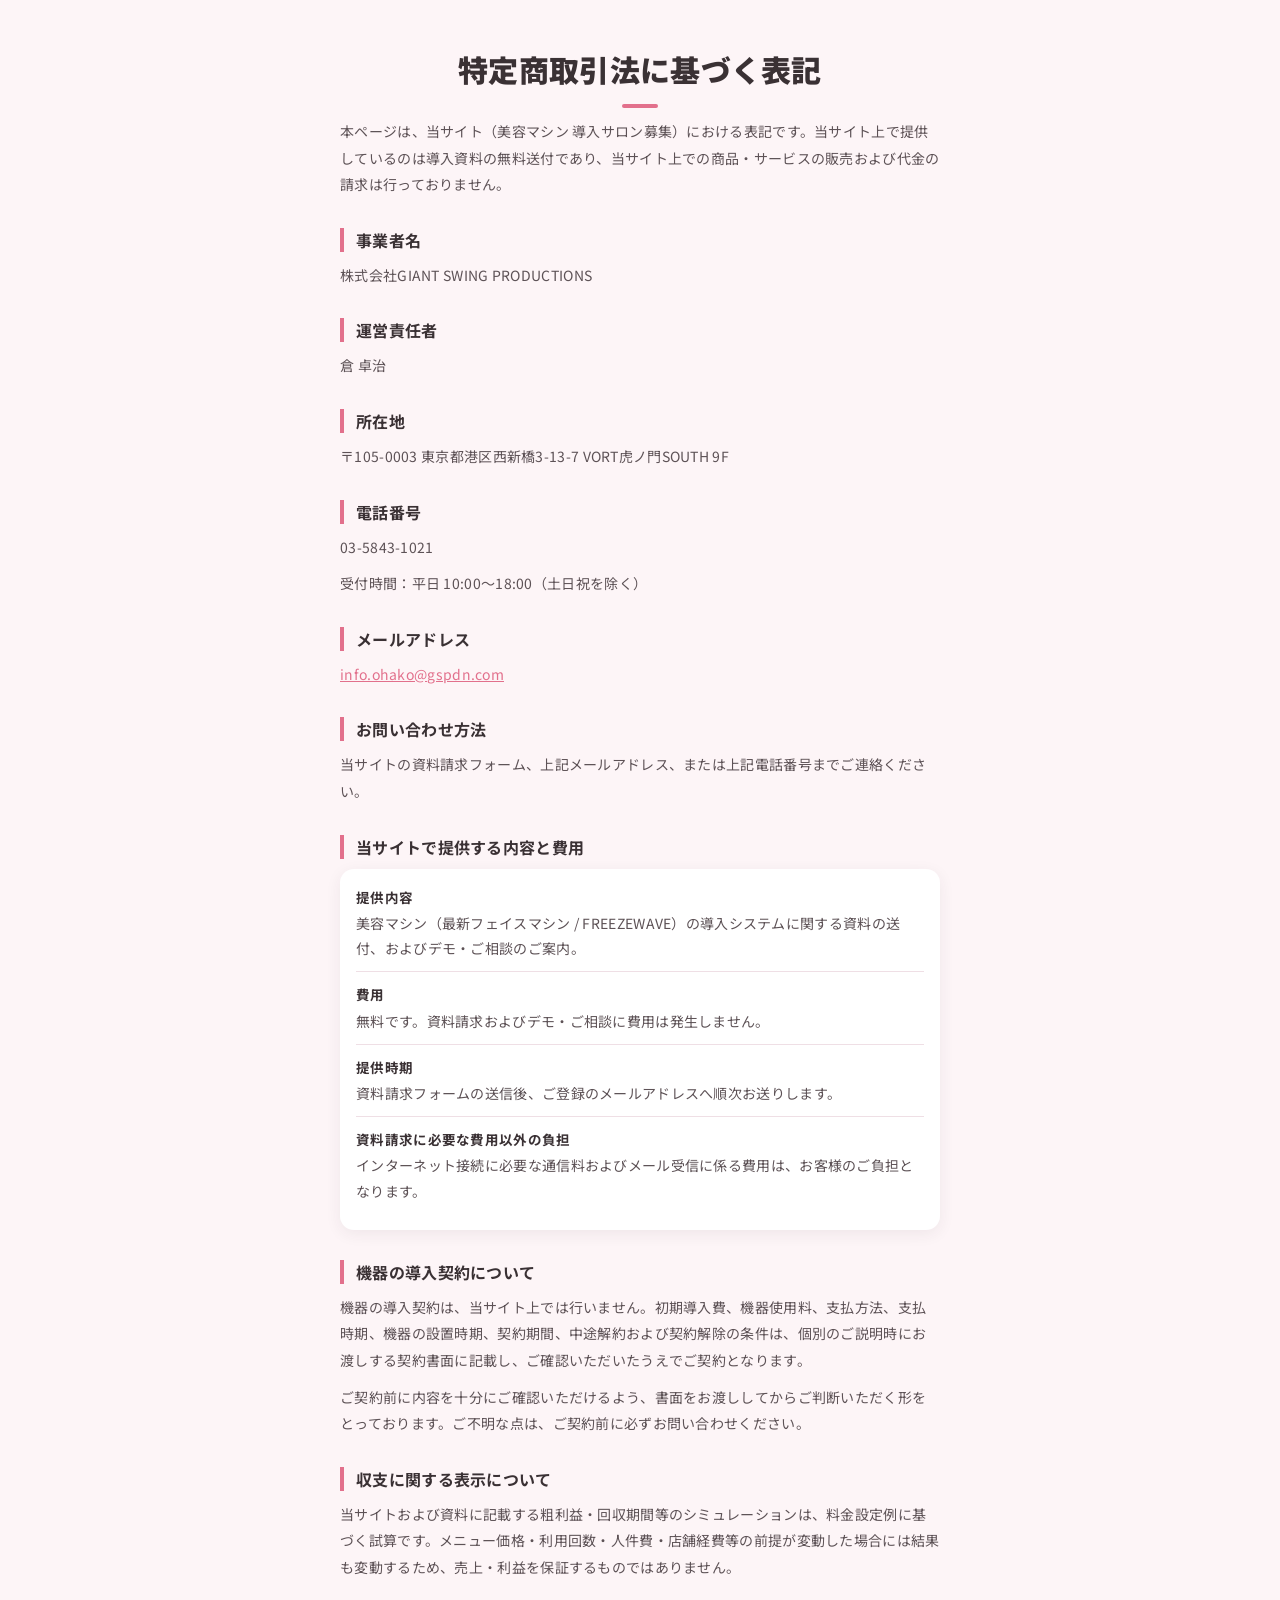
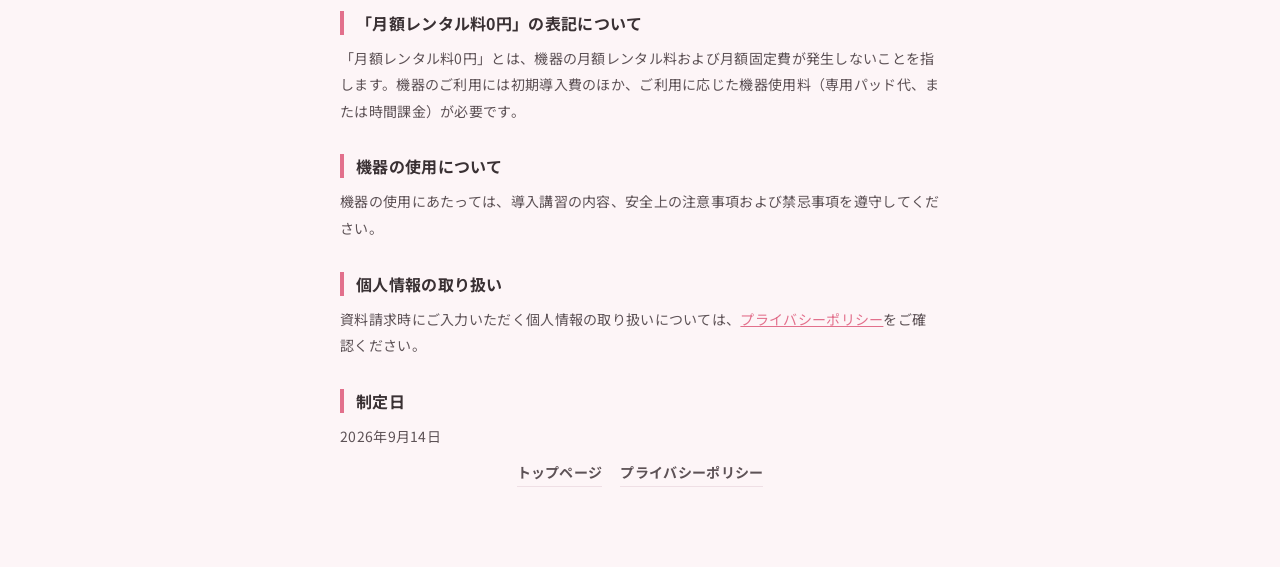
<file: legal.html>
<!DOCTYPE html>
<html lang="ja">
<head>
<meta charset="UTF-8">
<meta name="viewport" content="width=device-width, initial-scale=1.0">
<!-- Google Tag Manager -->
<script>(function(w,d,s,l,i){w[l]=w[l]||[];w[l].push({'gtm.start':
new Date().getTime(),event:'gtm.js'});var f=d.getElementsByTagName(s)[0],
j=d.createElement(s),dl=l!='dataLayer'?'&l='+l:'';j.async=true;j.src=
'https://www.googletagmanager.com/gtm.js?id='+i+dl;f.parentNode.insertBefore(j,f);
})(window,document,'script','dataLayer','GTM-NTWC288X');</script>
<!-- End Google Tag Manager -->
<title>特定商取引法に基づく表記｜美容マシン 導入サロン募集</title>
<meta name="robots" content="noindex, nofollow">
<link rel="preconnect" href="https://fonts.googleapis.com">
<link rel="preconnect" href="https://fonts.gstatic.com" crossorigin>
<link href="https://fonts.googleapis.com/css2?family=Noto+Sans+JP:wght@400;500;700&family=Noto+Serif+JP:wght@500;600&display=swap" rel="stylesheet">
<link rel="stylesheet" href="css/style.css">
</head>
<body class="page-body">
<!-- Google Tag Manager (noscript) -->
<noscript><iframe src="https://www.googletagmanager.com/ns.html?id=GTM-NTWC288X"
height="0" width="0" style="display:none;visibility:hidden"></iframe></noscript>
<!-- End Google Tag Manager (noscript) -->

<main class="doc-page">
  <div class="container">
    <h1>特定商取引法に基づく表記</h1>
    <p class="doc-page__note">本ページは、当サイト（美容マシン 導入サロン募集）における表記です。当サイト上で提供しているのは導入資料の無料送付であり、当サイト上での商品・サービスの販売および代金の請求は行っておりません。</p>

    <h2>事業者名</h2>
    <p>株式会社GIANT SWING PRODUCTIONS</p>

    <h2>運営責任者</h2>
    <p>倉 卓治</p>

    <h2>所在地</h2>
    <p>〒105-0003 東京都港区西新橋3-13-7 VORT虎ノ門SOUTH 9F</p>

    <h2>電話番号</h2>
    <p>03-5843-1021</p>
    <p>受付時間：平日 10:00〜18:00（土日祝を除く）</p>

    <h2>メールアドレス</h2>
    <p><a href="mailto:info.ohako@gspdn.com">info.ohako@gspdn.com</a></p>

    <h2>お問い合わせ方法</h2>
    <p>当サイトの資料請求フォーム、上記メールアドレス、または上記電話番号までご連絡ください。</p>

    <h2>当サイトで提供する内容と費用</h2>
    <dl>
      <dt>提供内容</dt>
      <dd>美容マシン（最新フェイスマシン / FREEZEWAVE）の導入システムに関する資料の送付、およびデモ・ご相談のご案内。</dd>
      <dt>費用</dt>
      <dd>無料です。資料請求およびデモ・ご相談に費用は発生しません。</dd>
      <dt>提供時期</dt>
      <dd>資料請求フォームの送信後、ご登録のメールアドレスへ順次お送りします。</dd>
      <dt>資料請求に必要な費用以外の負担</dt>
      <dd>インターネット接続に必要な通信料およびメール受信に係る費用は、お客様のご負担となります。</dd>
    </dl>

    <h2>機器の導入契約について</h2>
    <p>機器の導入契約は、当サイト上では行いません。初期導入費、機器使用料、支払方法、支払時期、機器の設置時期、契約期間、中途解約および契約解除の条件は、個別のご説明時にお渡しする契約書面に記載し、ご確認いただいたうえでご契約となります。</p>
    <p>ご契約前に内容を十分にご確認いただけるよう、書面をお渡ししてからご判断いただく形をとっております。ご不明な点は、ご契約前に必ずお問い合わせください。</p>

    <h2>収支に関する表示について</h2>
    <p>当サイトおよび資料に記載する粗利益・回収期間等のシミュレーションは、料金設定例に基づく試算です。メニュー価格・利用回数・人件費・店舗経費等の前提が変動した場合には結果も変動するため、売上・利益を保証するものではありません。</p>

    <h2>「月額レンタル料0円」の表記について</h2>
    <p>「月額レンタル料0円」とは、機器の月額レンタル料および月額固定費が発生しないことを指します。機器のご利用には初期導入費のほか、ご利用に応じた機器使用料（専用パッド代、または時間課金）が必要です。</p>

    <h2>機器の使用について</h2>
    <p>機器の使用にあたっては、導入講習の内容、安全上の注意事項および禁忌事項を遵守してください。</p>

    <h2>個人情報の取り扱い</h2>
    <p>資料請求時にご入力いただく個人情報の取り扱いについては、<a href="privacy.html">プライバシーポリシー</a>をご確認ください。</p>

    <h2>制定日</h2>
    <p>2026年9月14日</p>

    <p class="doc-links">
      <a href="index.html">トップページ</a>
      <a href="privacy.html">プライバシーポリシー</a>
    </p>
  </div>
</main>

</body>
</html>
</file>
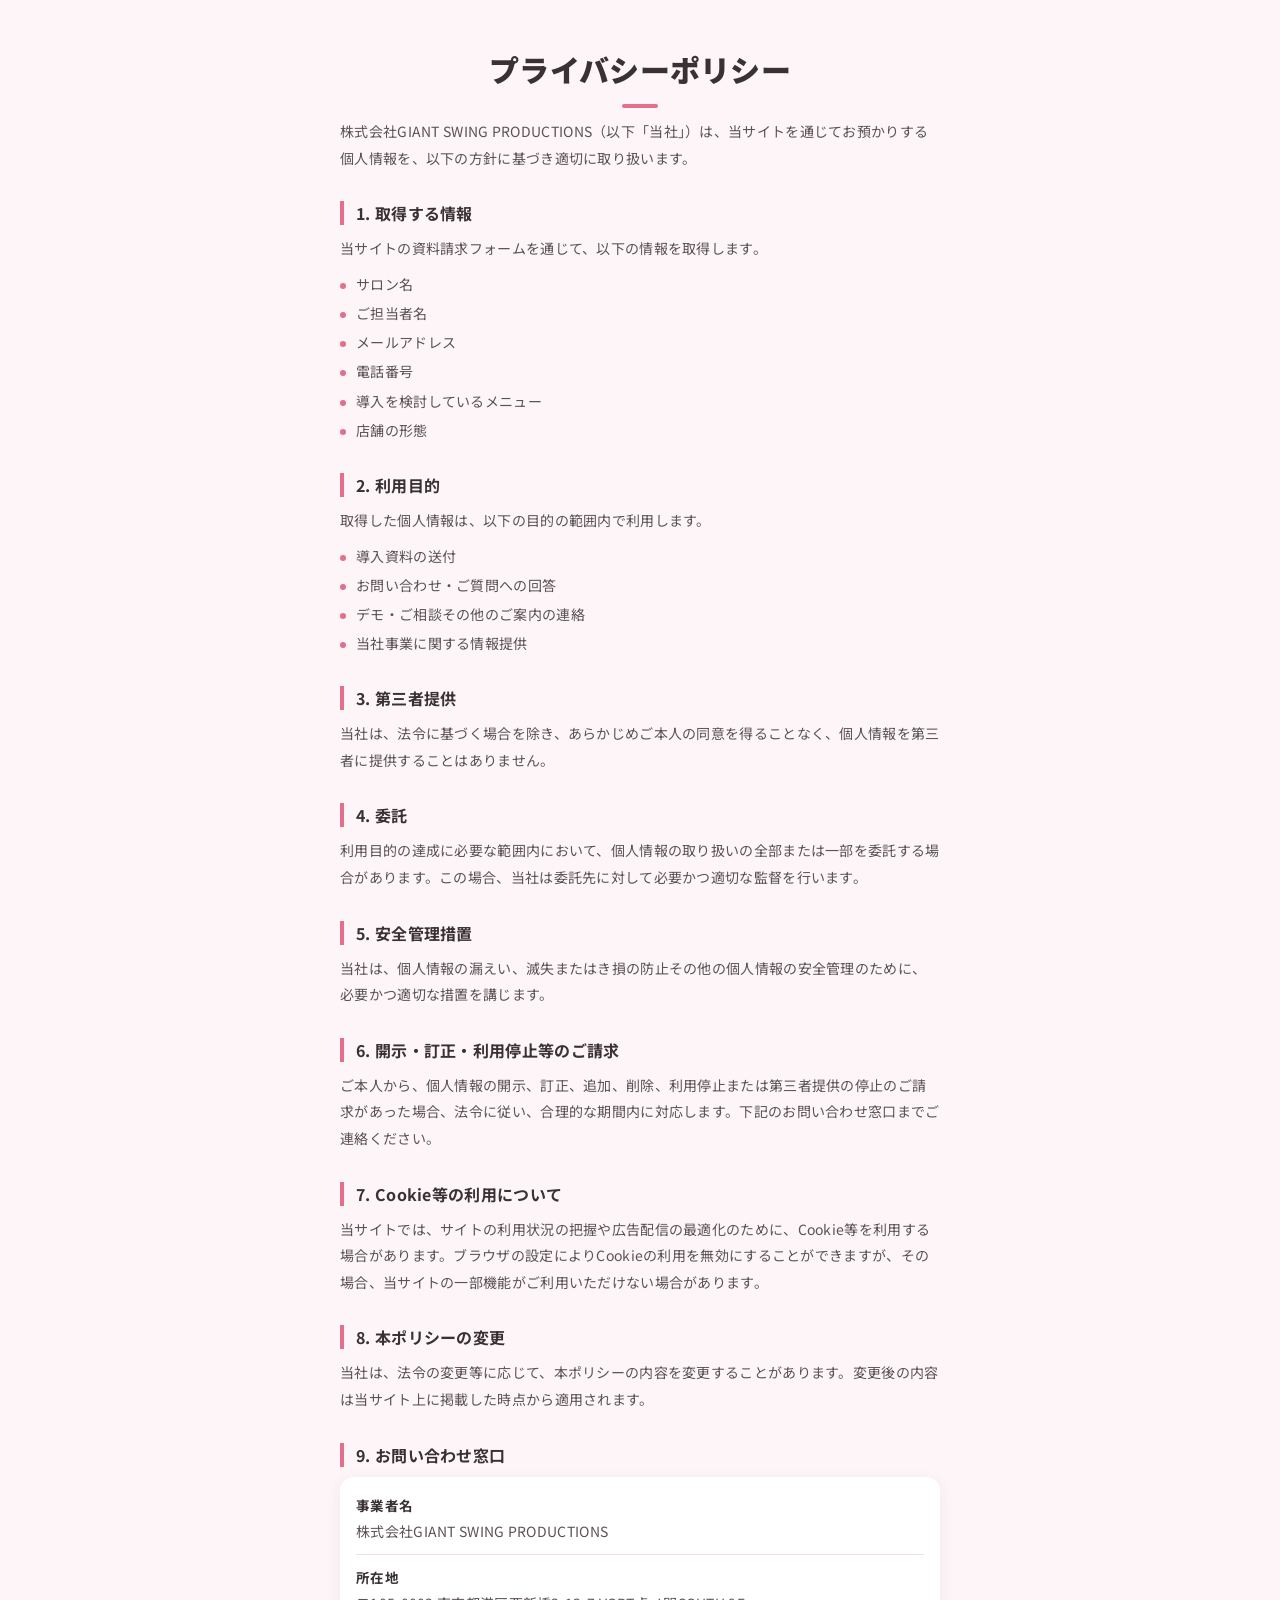
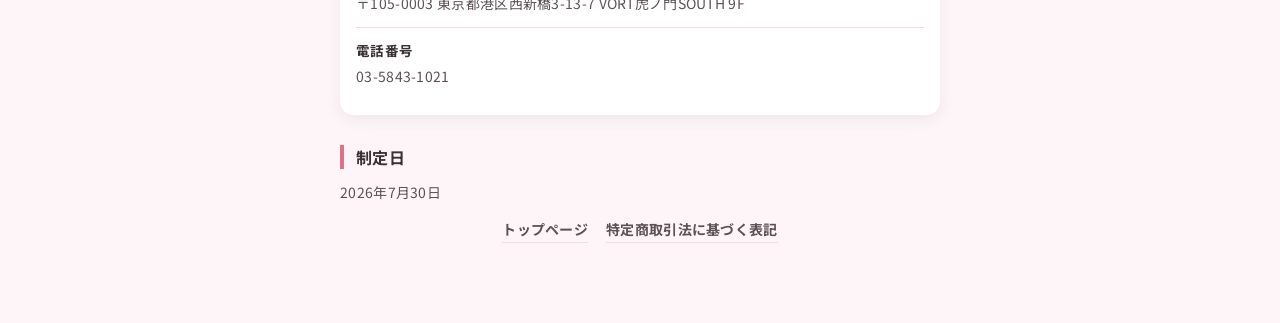
<file: privacy.html>
<!DOCTYPE html>
<html lang="ja">
<head>
<meta charset="UTF-8">
<meta name="viewport" content="width=device-width, initial-scale=1.0">
<!-- Google Tag Manager -->
<script>(function(w,d,s,l,i){w[l]=w[l]||[];w[l].push({'gtm.start':
new Date().getTime(),event:'gtm.js'});var f=d.getElementsByTagName(s)[0],
j=d.createElement(s),dl=l!='dataLayer'?'&l='+l:'';j.async=true;j.src=
'https://www.googletagmanager.com/gtm.js?id='+i+dl;f.parentNode.insertBefore(j,f);
})(window,document,'script','dataLayer','GTM-NTWC288X');</script>
<!-- End Google Tag Manager -->
<title>プライバシーポリシー｜美容マシン 導入サロン募集</title>
<meta name="robots" content="noindex, nofollow">
<link rel="preconnect" href="https://fonts.googleapis.com">
<link rel="preconnect" href="https://fonts.gstatic.com" crossorigin>
<link href="https://fonts.googleapis.com/css2?family=Noto+Sans+JP:wght@400;500;700&family=Noto+Serif+JP:wght@500;600&display=swap" rel="stylesheet">
<link rel="stylesheet" href="css/style.css">
</head>
<body class="page-body">
<!-- Google Tag Manager (noscript) -->
<noscript><iframe src="https://www.googletagmanager.com/ns.html?id=GTM-NTWC288X"
height="0" width="0" style="display:none;visibility:hidden"></iframe></noscript>
<!-- End Google Tag Manager (noscript) -->

<main class="doc-page">
  <div class="container">
    <h1>プライバシーポリシー</h1>
    <p class="doc-page__note">株式会社GIANT SWING PRODUCTIONS（以下「当社」）は、当サイトを通じてお預かりする個人情報を、以下の方針に基づき適切に取り扱います。</p>

    <h2>1. 取得する情報</h2>
    <p>当サイトの資料請求フォームを通じて、以下の情報を取得します。</p>
    <ul>
      <li>サロン名</li>
      <li>ご担当者名</li>
      <li>メールアドレス</li>
      <li>電話番号</li>
      <li>導入を検討しているメニュー</li>
      <li>店舗の形態</li>
    </ul>

    <h2>2. 利用目的</h2>
    <p>取得した個人情報は、以下の目的の範囲内で利用します。</p>
    <ul>
      <li>導入資料の送付</li>
      <li>お問い合わせ・ご質問への回答</li>
      <li>デモ・ご相談その他のご案内の連絡</li>
      <li>当社事業に関する情報提供</li>
    </ul>

    <h2>3. 第三者提供</h2>
    <p>当社は、法令に基づく場合を除き、あらかじめご本人の同意を得ることなく、個人情報を第三者に提供することはありません。</p>

    <h2>4. 委託</h2>
    <p>利用目的の達成に必要な範囲内において、個人情報の取り扱いの全部または一部を委託する場合があります。この場合、当社は委託先に対して必要かつ適切な監督を行います。</p>

    <h2>5. 安全管理措置</h2>
    <p>当社は、個人情報の漏えい、滅失またはき損の防止その他の個人情報の安全管理のために、必要かつ適切な措置を講じます。</p>

    <h2>6. 開示・訂正・利用停止等のご請求</h2>
    <p>ご本人から、個人情報の開示、訂正、追加、削除、利用停止または第三者提供の停止のご請求があった場合、法令に従い、合理的な期間内に対応します。下記のお問い合わせ窓口までご連絡ください。</p>

    <h2>7. Cookie等の利用について</h2>
    <p>当サイトでは、サイトの利用状況の把握や広告配信の最適化のために、Cookie等を利用する場合があります。ブラウザの設定によりCookieの利用を無効にすることができますが、その場合、当サイトの一部機能がご利用いただけない場合があります。</p>

    <h2>8. 本ポリシーの変更</h2>
    <p>当社は、法令の変更等に応じて、本ポリシーの内容を変更することがあります。変更後の内容は当サイト上に掲載した時点から適用されます。</p>

    <h2>9. お問い合わせ窓口</h2>
    <dl>
      <dt>事業者名</dt>
      <dd>株式会社GIANT SWING PRODUCTIONS</dd>
      <dt>所在地</dt>
      <dd>〒105-0003 東京都港区西新橋3-13-7 VORT虎ノ門SOUTH 9F</dd>
      <dt>電話番号</dt>
      <dd>03-5843-1021</dd>
    </dl>

    <h2>制定日</h2>
    <p>2026年7月30日</p>

    <p class="doc-links">
      <a href="index.html">トップページ</a>
      <a href="legal.html">特定商取引法に基づく表記</a>
    </p>
  </div>
</main>

</body>
</html>
</file>
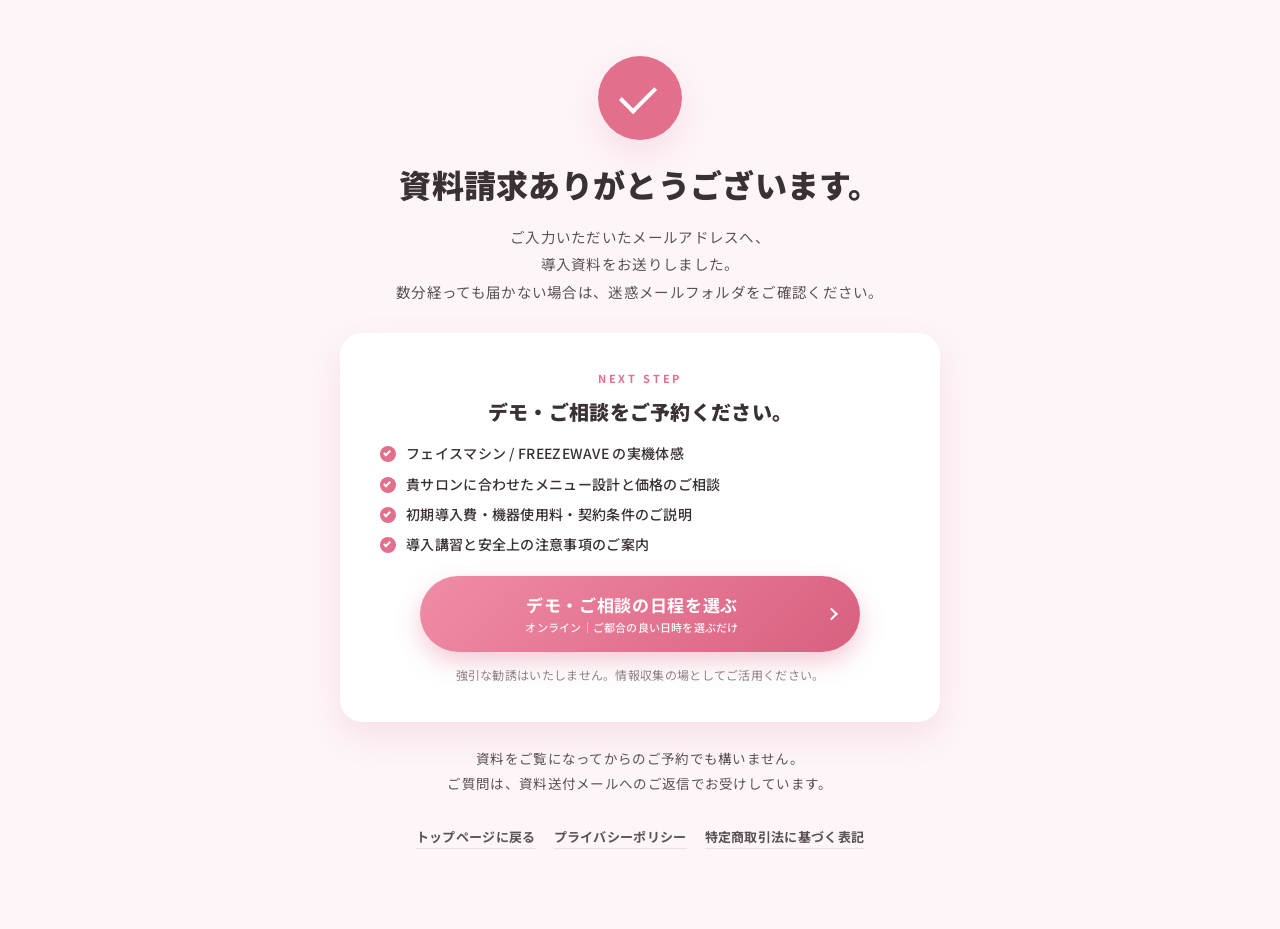
<file: thanks.html>
<!DOCTYPE html>
<html lang="ja">
<head>
<meta charset="UTF-8">
<meta name="viewport" content="width=device-width, initial-scale=1.0">
<!-- Google Tag Manager -->
<script>(function(w,d,s,l,i){w[l]=w[l]||[];w[l].push({'gtm.start':
new Date().getTime(),event:'gtm.js'});var f=d.getElementsByTagName(s)[0],
j=d.createElement(s),dl=l!='dataLayer'?'&l='+l:'';j.async=true;j.src=
'https://www.googletagmanager.com/gtm.js?id='+i+dl;f.parentNode.insertBefore(j,f);
})(window,document,'script','dataLayer','GTM-NTWC288X');</script>
<!-- End Google Tag Manager -->
<title>資料請求ありがとうございます｜美容マシン 導入サロン募集</title>
<meta name="robots" content="noindex, nofollow">
<link rel="preconnect" href="https://fonts.googleapis.com">
<link rel="preconnect" href="https://fonts.gstatic.com" crossorigin>
<link href="https://fonts.googleapis.com/css2?family=Noto+Sans+JP:wght@400;500;700&family=Noto+Serif+JP:wght@500;600&display=swap" rel="stylesheet">
<link rel="stylesheet" href="css/style.css">
</head>
<body class="page-body">
<!-- Google Tag Manager (noscript) -->
<noscript><iframe src="https://www.googletagmanager.com/ns.html?id=GTM-NTWC288X"
height="0" width="0" style="display:none;visibility:hidden"></iframe></noscript>
<!-- End Google Tag Manager (noscript) -->

<main class="page-main">
  <div class="container">

    <div class="thanks__mark" aria-hidden="true"></div>

    <h1 class="thanks__title">資料請求<br class="sp">ありがとうございます。</h1>

    <p class="thanks__lead">
      ご入力いただいたメールアドレスへ、<br>
      導入資料をお送りしました。<br>
      数分経っても届かない場合は、<br class="sp">迷惑メールフォルダをご確認ください。
    </p>

    <section class="line-box line-box--booking">
      <p class="booking-box__eyebrow">NEXT STEP</p>
      <h2 class="line-box__ttl">デモ・ご相談を<br class="sp">ご予約ください。</h2>

      <ul class="line-box__list">
        <li>フェイスマシン / FREEZEWAVE の実機体感</li>
        <li>貴サロンに合わせたメニュー設計と価格のご相談</li>
        <li>初期導入費・機器使用料・契約条件のご説明</li>
        <li>導入講習と安全上の注意事項のご案内</li>
      </ul>

      <a class="cta-btn" href="https://timerex.net/s/0003377/b2ce438a" target="_blank" rel="noopener">
        デモ・ご相談の日程を選ぶ<span class="cta-btn__note">オンライン｜ご都合の良い日時を選ぶだけ</span>
      </a>
      <p class="booking-box__note">強引な勧誘はいたしません。情報収集の場としてご活用ください。</p>
    </section>

    <p class="thanks__next">
      資料をご覧になってからのご予約でも構いません。<br>
      ご質問は、資料送付メールへのご返信でお受けしています。
    </p>

    <p class="thanks__back">
      <a href="index.html">トップページに戻る</a>
      <a href="privacy.html">プライバシーポリシー</a>
      <a href="legal.html">特定商取引法に基づく表記</a>
    </p>

  </div>
</main>

</body>
</html>
</file>
<file: css/style.css>
/* ==========================================================
   美容マシン「月額レンタル料0円」導入サロン募集LP  v2
   2026-09-14 デザイン刷新: 白 × ブラッシュピンク × ローズ
   (FREEZEWAVE パートのみアイスブルー)
   フォント: Noto Sans JP(本文・見出し) / Montserrat(数字・英字)
   ========================================================== */
:root {
  --rose: #e2708c;
  --rose-deep: #c9587a;
  --rose-light: #f3bfcd;
  --rose-soft: #fbe6ec;
  --blush: #fdf5f7;
  --ice: #4fb0c4;
  --ice-deep: #3a92a6;
  --ice-soft: #e2f3f6;
  --ice-bg: #f2f9fb;
  --ink: #3a3134;
  --ink2: #5d5256;
  --muted: #8f8387;
  --line: #efdfe5;
  --grey: #f4f0f2;
  --white: #fff;
  --cream: #fff9f4;
  --cta: linear-gradient(135deg, #f08ca6 0%, #d8607f 100%);
  --shadow: 0 14px 34px rgba(201, 88, 122, .13);
  --shadow-sm: 0 4px 16px rgba(58, 49, 52, .07);
  --r: 22px;
  --r-sm: 14px;
  --font: 'Noto Sans JP', system-ui, -apple-system, "Hiragino Sans", "Hiragino Kaku Gothic ProN", Meiryo, sans-serif;
  --num: 'Montserrat', 'Noto Sans JP', sans-serif;
}

/* ---------- base ---------- */
*, *::before, *::after { box-sizing: border-box; }
html { -webkit-text-size-adjust: 100%; scroll-behavior: smooth; }
body {
  margin: 0;
  font-family: var(--font);
  color: var(--ink);
  background: var(--white);
  line-height: 1.8;
  font-size: 15px;
  letter-spacing: .02em;
  overflow-x: hidden;
  -webkit-font-smoothing: antialiased;
}
body.has-sticky { padding-bottom: 84px; }
img { max-width: 100%; height: auto; display: block; }
a { color: inherit; text-decoration: none; }
ul, ol { margin: 0; padding: 0; list-style: none; }
h1, h2, h3, h4, p, figure { margin: 0; }
table { border-collapse: collapse; width: 100%; }
svg { display: block; }
.sp { display: inline; }
.pc { display: none; }
@media (min-width: 768px) { .sp { display: none; } .pc { display: inline; } }

.container { width: 100%; max-width: 640px; margin: 0 auto; padding: 0 20px; }
.container--wide { max-width: 1080px; }

.sec { padding: 60px 0; }
.sec--blush { background: var(--blush); }
.sec--cream { background: var(--cream); }
.sec--ice { background: var(--ice-bg); }
.sec--rose { background: linear-gradient(160deg, #f9dbe3 0%, #fdeef2 100%); }
@media (min-width: 768px) { .sec { padding: 88px 0; } }

.sec__eyebrow {
  font-family: var(--num); font-weight: 700; font-size: 12px; letter-spacing: .24em;
  color: var(--rose); text-align: center; margin-bottom: 10px;
}
.sec__title { font-size: 26px; font-weight: 700; line-height: 1.4; text-align: center; letter-spacing: .03em; }
.sec__title em { font-style: normal; color: var(--rose); }
.sec__title::after { content: ""; display: block; width: 36px; height: 4px; border-radius: 2px; background: var(--rose); margin: 16px auto 0; }
.sec__title-sub { display: block; font-size: 15px; font-weight: 500; color: var(--ink2); margin-top: 4px; }
.sec__lead { margin-top: 18px; text-align: center; font-size: 15px; color: var(--ink2); }
.lead-strong { font-weight: 700; color: var(--ink); }
.notice { font-size: 11.5px; color: var(--muted); line-height: 1.7; margin-top: 12px; }
@media (min-width: 768px) {
  .sec__title { font-size: 34px; }
  .sec__lead { font-size: 16px; }
}

.reveal { opacity: 0; transform: translateY(18px); transition: opacity .7s ease, transform .7s ease; }
.reveal.is-visible { opacity: 1; transform: none; }
@media (prefers-reduced-motion: reduce) { .reveal { opacity: 1; transform: none; transition: none; } }

/* ---------- CTA button ---------- */
.cta-btn {
  display: flex; flex-direction: column; align-items: center; justify-content: center;
  width: 100%; max-width: 440px; margin: 0 auto; padding: 18px 44px 18px 28px;
  border: 0; border-radius: 999px; background: var(--cta); color: #fff;
  font-family: var(--font); font-size: 17px; font-weight: 700; letter-spacing: .04em; line-height: 1.3;
  box-shadow: 0 10px 24px rgba(216, 96, 127, .32); cursor: pointer; position: relative; text-align: center;
  transition: transform .2s, box-shadow .2s;
}
.cta-btn::after {
  content: ""; position: absolute; right: 24px; top: 50%; width: 9px; height: 9px;
  border-top: 2px solid #fff; border-right: 2px solid #fff; transform: translateY(-50%) rotate(45deg);
}
.cta-btn:hover { transform: translateY(-2px); box-shadow: 0 14px 28px rgba(216, 96, 127, .4); }
.cta-btn__note { display: block; font-size: 11px; font-weight: 500; opacity: .92; margin-top: 4px; letter-spacing: .02em; }
.cta-wrap { margin-top: 28px; }

/* ---------- photo utilities ---------- */
.photo { border-radius: var(--r); overflow: hidden; box-shadow: var(--shadow-sm); background: var(--grey); }
.photo img { width: 100%; height: 100%; object-fit: cover; }
.photo--169 img { aspect-ratio: 16 / 9; }
.photo--32 img { aspect-ratio: 3 / 2; }
.photo--43 img { aspect-ratio: 4 / 3; }
.photo--11 img { aspect-ratio: 1 / 1; }

.split { display: grid; gap: 20px; margin-top: 28px; }
@media (min-width: 900px) {
  .split { grid-template-columns: 1fr 1fr; align-items: center; gap: 40px; }
  .split--rev > :first-child { order: 2; }
}

/* ---------- icons ---------- */
.ico { width: 26px; height: 26px; fill: none; stroke: currentColor; stroke-width: 1.8; stroke-linecap: round; stroke-linejoin: round; }

/* ==========================================================
   Sec.1 ファーストビュー
   ========================================================== */
.fv { position: relative; background: var(--blush); }
.fv__hero { position: relative; height: min(136vw, 600px); overflow: hidden; }
.fv__hero img { width: 100%; height: 100%; object-fit: cover; object-position: center 85%; }
.fv__hero::after {
  content: ""; position: absolute; inset: 0;
  background: linear-gradient(180deg, rgba(255, 255, 255, .96) 0%, rgba(255, 255, 255, .9) 38%, rgba(255, 255, 255, .55) 52%, rgba(255, 255, 255, .12) 66%, rgba(253, 245, 247, 0) 100%);
}
.fv__inner { position: static; }
.fv__head { position: absolute; left: 0; right: 0; top: 0; z-index: 2; padding: 26px 20px 0; }
.fv__brand {
  display: flex; align-items: center; gap: 10px;
  font-family: var(--num); font-weight: 700; font-size: 11px; letter-spacing: .2em; color: var(--rose);
}
.fv__brand span { font-family: var(--font); font-weight: 700; letter-spacing: .1em; color: var(--ink2); padding-left: 10px; border-left: 1px solid var(--rose-light); }
.fv__eyebrow { margin-top: 16px; display: inline-block; font-size: 12.5px; font-weight: 700; color: var(--rose-deep); background: rgba(255,255,255,.85); border: 1px solid var(--rose-light); border-radius: 999px; padding: 4px 12px; letter-spacing: .04em; }
.fv__catch { margin-top: 12px; font-size: 25px; font-weight: 900; line-height: 1.4; letter-spacing: 0; }
.fv__catch span { display: block; }
.fv__catch em { font-style: normal; color: var(--rose); }
.fv__sub { margin-top: 10px; font-size: 14px; font-weight: 500; color: var(--ink2); line-height: 1.7; }
.fv__sub strong { color: var(--ink); font-weight: 700; }
.fv__body { position: relative; z-index: 2; padding: 0 20px 36px; margin-top: -64px; }

/* 3つの0円カード */
.zero3 { display: grid; grid-template-columns: 1fr 1fr; gap: 12px; }
.zero3__card { background: #fff; border-radius: var(--r); padding: 16px 10px 14px; text-align: center; box-shadow: var(--shadow); }
.zero3__card--wide { grid-column: 1 / -1; }
.zero3__label { font-size: 13px; font-weight: 700; color: var(--ink2); letter-spacing: .06em; line-height: 1.3; }
.zero3__num { display: block; font-family: var(--num); font-weight: 800; font-size: 60px; line-height: 1; color: var(--rose); margin-top: 6px; letter-spacing: -.03em; }
.zero3__num small { font-family: var(--font); font-size: .4em; font-weight: 900; margin-left: 2px; }
.zero3__txt { display: block; font-size: 30px; font-weight: 900; color: var(--rose); line-height: 1.15; margin-top: 8px; letter-spacing: .02em; }
.zero3__note { font-size: 11px; color: var(--muted); margin-top: 6px; line-height: 1.5; }
.fv__cta { margin-top: 20px; }

@media (min-width: 768px) {
  .fv__hero { height: 640px; }
  .fv__head { padding: 40px 32px 0; }
  .fv__eyebrow { font-size: 14px; }
  .fv__catch { font-size: 40px; }
  .fv__sub { font-size: 16px; }
  .fv__body { margin-top: -120px; padding-bottom: 48px; }
  .zero3 { grid-template-columns: repeat(3, 1fr); gap: 16px; max-width: 900px; margin: 0 auto; }
  .zero3__card--wide { grid-column: auto; }
  .zero3__num { font-size: 72px; }
  .zero3__txt { font-size: 30px; margin-top: 18px; }
  .fv__cta { margin-top: 28px; }
}
@media (min-width: 1024px) {
  .fv { min-height: 760px; display: flex; align-items: center; }
  .fv__hero { position: absolute; inset: 0; height: auto; }
  .fv__hero img { object-position: right center; }
  .fv__hero::after {
    background: linear-gradient(90deg, rgba(255, 255, 255, .97) 0%, rgba(255, 255, 255, .9) 38%, rgba(255, 255, 255, .35) 66%, rgba(255, 255, 255, 0) 100%);
  }
  .fv__inner { position: relative; width: 100%; max-width: 1180px; margin: 0 auto; padding: 96px 40px 80px; z-index: 2; }
  .fv__head { position: static; padding: 0; max-width: 620px; }
  .fv__catch { font-size: 46px; }
  .fv__sub { font-size: 17px; }
  .fv__body { margin-top: 30px; padding: 0; max-width: 720px; }
  .zero3 { max-width: none; margin: 0; }
  .zero3__num { font-size: 68px; }
  .zero3__txt { font-size: 27px; }
  .fv__cta { margin: 28px 0 0; }
  .fv__cta .cta-btn { margin: 0; }
}

/* 導入できる2つのメニュー バー */
.menubar { background: #fff; border-bottom: 1px solid var(--line); }
.menubar__inner { padding: 18px 20px 20px; max-width: 1080px; margin: 0 auto; }
.menubar__ttl { text-align: center; font-size: 13px; font-weight: 700; color: var(--ink2); letter-spacing: .08em; margin-bottom: 12px; }
.menubar__ttl::before, .menubar__ttl::after { content: ""; display: inline-block; width: 18px; height: 1px; background: var(--rose-light); vertical-align: middle; margin: 0 10px; }
.menubar__items { display: grid; gap: 10px; }
.menubar__item { display: flex; align-items: center; gap: 12px; padding: 10px 12px; border-radius: var(--r-sm); background: var(--blush); border: 1px solid var(--rose-soft); }
.menubar__item--ice { background: var(--ice-bg); border-color: var(--ice-soft); }
.menubar__img { width: 74px; height: 74px; flex: 0 0 74px; border-radius: 14px; background: #fff; display: flex; align-items: center; justify-content: center; overflow: hidden; }
.menubar__img img { width: 100%; height: 100%; object-fit: contain; padding: 6px; }
.menubar__tag { font-family: var(--num); font-size: 10px; font-weight: 700; letter-spacing: .16em; color: var(--rose); }
.menubar__item--ice .menubar__tag { color: var(--ice-deep); }
.menubar__name { font-size: 20px; font-weight: 900; line-height: 1.2; }
.menubar__sub { font-size: 11.5px; color: var(--ink2); line-height: 1.45; margin-top: 3px; }
.menubar__sub b { color: var(--rose-deep); font-weight: 700; }
.menubar__item--ice .menubar__sub b { color: var(--ice-deep); }
.menubar__machine { font-size: 10.5px; color: var(--muted); margin-top: 3px; }
@media (min-width: 768px) {
  .menubar__inner { padding: 22px 32px 26px; }
  .menubar__ttl { font-size: 14px; }
  .menubar__items { grid-template-columns: 1fr 1fr; gap: 16px; }
  .menubar__item { padding: 14px 18px; gap: 16px; }
  .menubar__img { width: 96px; height: 96px; flex-basis: 96px; }
  .menubar__name { font-size: 24px; }
  .menubar__sub { font-size: 13px; }
  .menubar__machine { font-size: 12px; }
}

/* ==========================================================
   Sec.2 悩み
   ========================================================== */
.worry { display: grid; gap: 10px; }
.worry li {
  position: relative; background: #fff; border-radius: var(--r-sm); padding: 14px 16px 14px 48px;
  font-weight: 700; font-size: 15px; box-shadow: var(--shadow-sm); line-height: 1.5;
}
.worry li::before {
  content: ""; position: absolute; left: 16px; top: 50%; width: 20px; height: 20px; margin-top: -10px;
  border-radius: 50%; background: var(--rose-soft);
}
.worry li::after {
  content: ""; position: absolute; left: 22px; top: 50%; width: 8px; height: 8px; margin-top: -4px;
  border-radius: 50%; background: var(--rose);
}
.worry__answer { margin-top: 22px; text-align: center; font-size: 16px; font-weight: 500; color: var(--ink2); }
.worry__answer strong { display: block; font-size: 19px; font-weight: 900; color: var(--ink); margin-top: 6px; line-height: 1.5; }
.worry__answer strong em { font-style: normal; color: var(--rose); }

/* ==========================================================
   Sec.3 導入するとどう変わる(MERIT)
   ========================================================== */
.merits { display: grid; gap: 14px; margin-top: 28px; }
.merit {
  position: relative; background: #fff; border-radius: var(--r); padding: 22px 20px 20px;
  box-shadow: var(--shadow-sm); display: grid; grid-template-columns: 56px 1fr; gap: 14px; align-items: start;
}
.merit__icon { width: 56px; height: 56px; border-radius: 50%; background: var(--rose-soft); display: flex; align-items: center; justify-content: center; color: var(--rose); }
.merit__tag { display: inline-block; font-size: 11px; font-weight: 700; color: var(--rose); border: 1px solid var(--rose-light); border-radius: 999px; padding: 1px 10px; letter-spacing: .06em; }
.merit__ttl { font-size: 18px; font-weight: 900; line-height: 1.4; margin-top: 8px; }
.merit__txt { font-size: 13.5px; color: var(--ink2); margin-top: 8px; line-height: 1.75; }
.merit__result { margin-top: 12px; padding-top: 10px; border-top: 1px dashed var(--line); font-weight: 900; font-size: 15px; color: var(--rose); }
.merit__result::before { content: ""; display: inline-block; width: 0; height: 0; border-left: 7px solid var(--rose); border-top: 5px solid transparent; border-bottom: 5px solid transparent; margin-right: 8px; vertical-align: 1px; }
.merits--mini { margin-top: 26px; }
.merits--mini .merit { padding: 16px 16px; align-items: center; grid-template-columns: 48px 1fr; }
.merits--mini .merit__icon { width: 48px; height: 48px; }
.merits--mini .merit__ttl { font-size: 16px; margin-top: 4px; }
@media (min-width: 768px) {
  .merits { grid-template-columns: repeat(3, 1fr); gap: 18px; }
  .merit { grid-template-columns: 1fr; text-align: center; justify-items: center; padding: 28px 22px 24px; }
  .merit__icon { width: 64px; height: 64px; }
  .merit__ttl { font-size: 19px; }
  .merits--mini .merit { grid-template-columns: 1fr; padding: 22px 18px; }
  .merits--mini .merit__icon { width: 56px; height: 56px; }
  .merits--mini .merit__ttl { font-size: 17px; }
}

/* タイムライン図 */
.tl { background: #fff; border-radius: var(--r); padding: 20px 16px 16px; box-shadow: var(--shadow-sm); }
.tl__ttl { text-align: center; font-weight: 700; font-size: 15px; line-height: 1.5; }
.tl__ttl em { font-style: normal; color: var(--rose); }
.tl__block { margin-top: 16px; }
.tl__block + .tl__block { margin-top: 18px; padding-top: 16px; border-top: 1px solid var(--line); }
.tl__head { display: flex; align-items: center; gap: 8px; font-size: 12px; font-weight: 700; color: var(--muted); }
.tl__head span { display: inline-block; padding: 2px 10px; border-radius: 999px; background: var(--grey); color: var(--ink2); }
.tl__head--after span { background: var(--rose); color: #fff; }
.tl__lanes { margin-top: 8px; display: grid; gap: 6px; }
.tl__lane { display: grid; grid-template-columns: 62px 1fr; align-items: center; gap: 8px; }
.tl__who { font-size: 11px; font-weight: 700; color: var(--ink2); line-height: 1.3; }
.tl__track { position: relative; height: 40px; background: var(--grey); border-radius: 10px; overflow: hidden; }
.tl__bar { position: absolute; left: 0; top: 0; bottom: 0; display: flex; align-items: center; padding: 0 10px; font-size: 12px; font-weight: 700; color: #fff; border-radius: 10px; white-space: nowrap; }
.tl__bar--staff { width: 100%; background: #b9adb2; }
.tl__bar--machine { width: 36%; background: var(--cta); }
.tl__scale { display: grid; grid-template-columns: 62px 1fr; gap: 8px; margin-top: 4px; }
.tl__scale div { display: flex; justify-content: space-between; font-family: var(--num); font-size: 10px; color: var(--muted); }
.tl__sum { margin-top: 8px; display: grid; grid-template-columns: 62px 1fr; gap: 8px; align-items: center; }
.tl__sum p { font-size: 13px; font-weight: 700; color: var(--ink2); }
.tl__sum--after p { color: var(--rose); font-size: 14px; }
.tl__sum p b { font-family: var(--num); font-size: 1.2em; }
.tl__note { font-size: 10.5px; color: var(--muted); margin-top: 12px; line-height: 1.6; }

/* 2名同時の図 */
.duo { background: #fff; border-radius: var(--r); padding: 20px 16px; box-shadow: var(--shadow-sm); }
.duo__ttl { text-align: center; font-weight: 900; font-size: 17px; }
.duo__ttl em { font-style: normal; color: var(--rose); }
.duo__row { display: grid; grid-template-columns: 1fr 28px 1fr; align-items: stretch; gap: 6px; margin-top: 14px; }
.duo__box { border-radius: var(--r-sm); padding: 14px 10px; text-align: center; background: var(--blush); }
.duo__box--staff { background: var(--grey); }
.duo__box .ico { width: 30px; height: 30px; margin: 0 auto 6px; color: var(--rose); }
.duo__box--staff .ico { color: var(--ink2); }
.duo__k { font-size: 12px; font-weight: 700; color: var(--muted); }
.duo__v { font-size: 14px; font-weight: 900; line-height: 1.4; margin-top: 2px; }
.duo__v small { display: block; font-size: 11px; font-weight: 700; color: var(--rose); }
.duo__box--staff .duo__v small { color: var(--ink2); }
.duo__plus { display: flex; align-items: center; justify-content: center; font-family: var(--num); font-weight: 800; font-size: 22px; color: var(--rose); }
.duo__price { font-family: var(--num); font-weight: 800; font-size: 18px; color: var(--rose); margin-top: 6px; line-height: 1; }
.duo__price small { font-family: var(--font); font-size: 11px; font-weight: 900; }
.duo__box--staff .duo__price { color: var(--ink); }
.duo__res { margin-top: 14px; text-align: center; font-weight: 700; font-size: 14px; color: var(--ink2); }
.duo__res b { font-family: var(--num); font-weight: 800; font-size: 26px; color: var(--rose); margin-left: 4px; }
.duo__res b small { font-family: var(--font); font-size: 13px; font-weight: 900; }
.duo__res span { display: block; font-size: 12px; font-weight: 500; color: var(--muted); margin-top: 2px; }

/* ==========================================================
   Sec.4 仕組み(HOW IT WORKS)
   ========================================================== */
.flow3 { display: grid; gap: 10px; margin-top: 28px; }
.flow3__step { position: relative; background: #fff; border-radius: var(--r); padding: 20px 18px 18px 18px; box-shadow: var(--shadow-sm); display: grid; grid-template-columns: 44px 1fr; gap: 12px; align-items: start; }
.flow3__num { width: 44px; height: 44px; border-radius: 50%; background: var(--rose); color: #fff; font-family: var(--num); font-weight: 800; font-size: 18px; display: flex; align-items: center; justify-content: center; }
.flow3__step--key .flow3__num { background: var(--ink); }
.flow3__name { font-size: 17px; font-weight: 900; line-height: 1.4; }
.flow3__name em { font-style: normal; color: var(--rose); }
.flow3__name strong { color: var(--rose); font-family: var(--num); font-size: 1.4em; font-weight: 800; }
.flow3__desc { font-size: 13px; color: var(--ink2); margin-top: 6px; line-height: 1.7; }
.flow3__arrow { width: 0; height: 0; margin: 0 auto; border-left: 10px solid transparent; border-right: 10px solid transparent; border-top: 12px solid var(--rose-light); }
@media (min-width: 768px) {
  .flow3 { grid-template-columns: 1fr 24px 1fr 24px 1fr; gap: 12px; align-items: stretch; }
  .flow3__step { grid-template-columns: 1fr; text-align: center; justify-items: center; padding: 26px 20px 22px; }
  .flow3__arrow { align-self: center; border-top: 10px solid transparent; border-bottom: 10px solid transparent; border-left: 12px solid var(--rose-light); border-right: 0; }
}

/* 棒グラフ */
.chart { margin-top: 28px; background: #fff; border-radius: var(--r); padding: 18px 12px 12px; box-shadow: var(--shadow-sm); }
.chart__ttl { text-align: center; font-weight: 700; font-size: 15px; }
.chart__legend { display: flex; justify-content: center; flex-wrap: wrap; gap: 8px 16px; margin-top: 8px; font-size: 12px; font-weight: 700; color: var(--ink2); }
.chart__legend li { display: flex; align-items: center; gap: 6px; }
.chart__legend i { width: 14px; height: 14px; border-radius: 4px; background: #d8d0d3; }
.chart__legend i.is-rose { background: var(--rose); }
.chart svg { width: 100%; height: auto; margin-top: 8px; font-family: var(--num); }
.chart__cap { text-align: center; font-weight: 900; font-size: 15px; color: var(--rose); margin-top: 6px; }
.chart__cap small { display: block; font-size: 11px; font-weight: 500; color: var(--muted); }

/* ==========================================================
   Sec.5 比較表
   ========================================================== */
.cmp-table { margin-top: 28px; background: #fff; border-radius: var(--r); overflow: hidden; box-shadow: var(--shadow-sm); font-size: 13px; }
.cmp-table th, .cmp-table td { padding: 13px 8px; border-bottom: 1px solid var(--line); text-align: center; vertical-align: middle; line-height: 1.5; }
.cmp-table thead th { background: var(--grey); font-weight: 700; font-size: 12px; color: var(--ink2); }
.cmp-table thead th.is-ohako { background: var(--rose); color: #fff; font-size: 13px; }
.cmp-table tbody th { background: var(--blush); font-weight: 700; text-align: left; width: 30%; font-size: 12.5px; padding-left: 10px; padding-right: 6px; }
.cmp-table tbody td.is-ohako { background: #fff7f9; font-weight: 700; color: var(--rose); }
.cmp-table tbody td.is-ohako strong { font-family: var(--num); font-size: 17px; font-weight: 800; }
.cmp-table tbody td.is-ohako strong small { font-family: var(--font); font-size: 11px; font-weight: 900; }
.cmp-table tbody tr:last-child th, .cmp-table tbody tr:last-child td { border-bottom: 0; }
.cmp-bad { color: var(--ink2); font-weight: 700; }
.cmp-bad::before { content: "×"; color: #c97a7a; margin-right: 4px; font-weight: 900; }
.cmp-table td span, .cmp-table th span { display: block; font-size: 10.5px; color: var(--muted); font-weight: 500; }
@media (min-width: 768px) {
  .cmp-table { font-size: 15px; }
  .cmp-table th, .cmp-table td { padding: 16px 14px; }
  .cmp-table thead th { font-size: 14px; }
  .cmp-table thead th.is-ohako { font-size: 15px; }
  .cmp-table tbody th { font-size: 14px; }
  .cmp-table tbody td.is-ohako strong { font-size: 20px; }
}

/* ==========================================================
   Sec.6 機種
   ========================================================== */
.machine { background: #fff; border-radius: 28px; box-shadow: var(--shadow); overflow: hidden; margin-top: 26px; }
.machine__hero { padding: 24px 20px 0; background: linear-gradient(180deg, var(--rose-soft) 0%, #fff 100%); }
.machine--ice .machine__hero { background: linear-gradient(180deg, var(--ice-soft) 0%, #fff 100%); }
.machine__tag { display: inline-block; font-family: var(--num); font-weight: 700; font-size: 11px; letter-spacing: .16em; color: #fff; background: var(--rose); border-radius: 999px; padding: 4px 12px; }
.machine--ice .machine__tag { background: var(--ice); }
.machine__tag span { font-family: var(--font); letter-spacing: .08em; margin-left: 8px; padding-left: 8px; border-left: 1px solid rgba(255, 255, 255, .5); }
.machine__name { font-size: 27px; font-weight: 900; margin-top: 10px; line-height: 1.3; letter-spacing: .02em; }
.machine__catch { font-size: 14px; font-weight: 700; color: var(--rose); margin-top: 6px; line-height: 1.6; }
.machine__use { font-size: 12px; color: var(--muted); margin-top: 6px; }
.machine--ice .machine__catch { color: var(--ice-deep); }
.machine__visual { display: grid; grid-template-columns: 1.15fr .85fr; gap: 10px; margin-top: 16px; }
.machine__product { border-radius: var(--r-sm); background: #fff; box-shadow: var(--shadow-sm); padding: 10px; display: flex; align-items: center; justify-content: center; }
.machine__product img { width: 100%; aspect-ratio: 1 / 1; object-fit: contain; }
.machine__mood { border-radius: var(--r-sm); overflow: hidden; box-shadow: var(--shadow-sm); }
.machine__mood img { width: 100%; height: 100%; object-fit: cover; }
.machine__body { padding: 18px 20px 26px; }
.machine__desc { font-size: 14px; color: var(--ink2); line-height: 1.8; }
.machine__desc strong { color: var(--ink); }

.facts { display: grid; grid-template-columns: repeat(3, 1fr); gap: 8px; margin-top: 16px; }
.fact { background: var(--blush); border-radius: var(--r-sm); padding: 12px 3px 10px; text-align: center; }
.machine--ice .fact { background: var(--ice-bg); }
.fact__k { font-size: 11px; font-weight: 700; color: var(--muted); line-height: 1.3; }
.fact__v { font-family: var(--num); font-weight: 800; font-size: 16px; color: var(--ink); margin-top: 4px; line-height: 1.15; letter-spacing: -.02em; white-space: nowrap; }
.fact__v.is-zero { color: var(--rose); font-size: 26px; }
.machine--ice .fact__v.is-zero { color: var(--ice-deep); }
.fact__v small { font-family: var(--font); font-size: 11px; font-weight: 900; }
.fact__v .jp { font-family: var(--font); font-size: 13px; font-weight: 900; letter-spacing: 0; }
.fact__s { font-size: 10px; color: var(--muted); margin-top: 3px; line-height: 1.4; }

.gallery { display: grid; grid-template-columns: repeat(4, 1fr); gap: 8px; margin-top: 18px; }
.gallery--2 { grid-template-columns: repeat(2, 1fr); }
.gallery figure { background: var(--grey); border-radius: 12px; overflow: hidden; box-shadow: var(--shadow-sm); }
.gallery img { width: 100%; aspect-ratio: 1 / 1; object-fit: cover; }
.gallery--2 img { aspect-ratio: 4 / 3; }
.gallery figcaption { font-size: 11px; font-weight: 700; text-align: center; padding: 6px 2px; background: #fff; line-height: 1.3; }
.gallery__ttl { font-size: 13px; font-weight: 700; margin-top: 18px; display: flex; align-items: center; gap: 8px; }
.gallery__ttl::before { content: ""; width: 4px; height: 16px; border-radius: 2px; background: var(--rose); }
.machine--ice .gallery__ttl::before { background: var(--ice); }
.gallery__ttl + .gallery { margin-top: 10px; }

.eq { margin-top: 20px; background: var(--blush); border-radius: var(--r); padding: 16px 12px 14px; }
.machine--ice .eq { background: var(--ice-bg); }
.eq__ttl { text-align: center; font-weight: 700; font-size: 14px; }
.eq__row { display: grid; grid-template-columns: 1fr 16px 1fr 16px 1.1fr; align-items: stretch; gap: 2px; margin-top: 12px; }
.eq__box { background: #fff; border-radius: 12px; padding: 10px 2px 9px; text-align: center; display: flex; flex-direction: column; justify-content: center; }
.eq__box--result { background: var(--rose); color: #fff; }
.machine--ice .eq__box--result { background: var(--ice-deep); }
.eq__k { font-size: 10.5px; font-weight: 700; color: var(--muted); line-height: 1.3; }
.eq__box--result .eq__k { color: rgba(255, 255, 255, .88); }
.eq__v { font-family: var(--num); font-weight: 800; font-size: 16px; line-height: 1.1; margin-top: 4px; letter-spacing: -.02em; white-space: nowrap; }
.eq__v small { font-family: var(--font); font-size: .6em; font-weight: 900; }
.eq__box--result .eq__v { font-size: 17px; }
.eq__op { display: flex; align-items: center; justify-content: center; font-family: var(--num); font-weight: 700; font-size: 16px; color: var(--ink2); }
.eq__note { font-size: 10.5px; color: var(--muted); margin-top: 8px; text-align: center; line-height: 1.5; }

.menu { margin-top: 20px; }
.menu__ttl { font-weight: 700; font-size: 14px; display: flex; align-items: center; gap: 8px; }
.menu__ttl::before { content: ""; width: 4px; height: 16px; border-radius: 2px; background: var(--rose); }
.machine--ice .menu__ttl::before { background: var(--ice); }
.menu__ttl small { font-weight: 500; color: var(--muted); font-size: 11px; }
.menu__list { margin-top: 8px; border-top: 1px solid var(--line); }
.menu__list li { display: flex; justify-content: space-between; align-items: baseline; gap: 10px; padding: 10px 2px; border-bottom: 1px solid var(--line); font-size: 14px; }
.menu__list li span { font-weight: 700; }
.menu__list li span small { display: block; font-size: 11px; font-weight: 500; color: var(--muted); }
.menu__list li em { font-style: normal; font-family: var(--num); font-weight: 800; font-size: 18px; white-space: nowrap; }
.menu__list li em small { font-family: var(--font); font-size: 11px; font-weight: 900; }
.menu__list li em .sub { display: block; text-align: right; font-family: var(--font); font-size: 10.5px; font-weight: 500; color: var(--muted); }

.pills { display: flex; flex-wrap: wrap; gap: 6px; margin-top: 10px; }
.pills li { font-size: 12px; font-weight: 700; padding: 5px 11px; border-radius: 999px; background: var(--grey); line-height: 1.4; }
.pills li b { font-family: var(--num); font-weight: 800; }
.pills--rose li { background: var(--rose-soft); color: var(--rose-deep); }
.pills--ice li { background: var(--ice-soft); color: var(--ice-deep); }
.pills--top { margin-top: 0; margin-bottom: 14px; }

.points { display: grid; gap: 8px; margin-top: 18px; }
.points li { position: relative; padding-left: 28px; font-size: 14px; font-weight: 700; line-height: 1.6; }
.points li::before { content: ""; position: absolute; left: 0; top: 3px; width: 18px; height: 18px; border-radius: 50%; background: var(--rose); }
.points li::after { content: ""; position: absolute; left: 6px; top: 7px; width: 5px; height: 8px; border-right: 2px solid #fff; border-bottom: 2px solid #fff; transform: rotate(45deg); }
.machine--ice .points li::before { background: var(--ice); }
.points li strong { color: var(--rose); }
.machine__close { margin-top: 16px; font-size: 14px; color: var(--ink2); line-height: 1.8; }
.machine__close strong { color: var(--ink); }
.machine__note { font-size: 11px; color: var(--muted); margin-top: 12px; line-height: 1.6; }

@media (min-width: 768px) {
  .machine { border-radius: 32px; }
  .machine__hero { padding: 36px 40px 0; }
  .machine__name { font-size: 34px; }
  .machine__catch { font-size: 17px; }
  .machine__visual { gap: 16px; margin-top: 22px; }
  .machine__body { padding: 26px 40px 36px; }
  .machine__desc { font-size: 15px; }
  .facts { gap: 14px; }
  .fact { padding: 16px 10px 14px; }
  .fact__k { font-size: 12.5px; }
  .fact__v { font-size: 24px; }
  .fact__v.is-zero { font-size: 32px; }
  .fact__v .jp { font-size: 17px; }
  .fact__s { font-size: 11.5px; }
  .machine__cols { display: grid; grid-template-columns: 1fr 1fr; gap: 24px; align-items: start; }
  .eq__row { grid-template-columns: 1fr 24px 1fr 24px 1.1fr; gap: 6px; }
  .eq__box { padding: 12px 6px 11px; }
  .eq__k { font-size: 12px; }
  .eq__v { font-size: 22px; }
  .eq__box--result .eq__v { font-size: 26px; }
  .eq__op { font-size: 20px; }
  .gallery figcaption { font-size: 12.5px; }
}

/* ==========================================================
   Sec.7 回収目安
   ========================================================== */
.pay { display: grid; grid-template-columns: repeat(3, 1fr); gap: 10px; margin-top: 26px; }
.pay__card { background: #fff; border-radius: var(--r); padding: 18px 4px 16px; text-align: center; box-shadow: var(--shadow-sm); }
.pay__k { font-size: 12px; font-weight: 700; color: var(--muted); }
.pay__k b { font-family: var(--num); font-size: 18px; color: var(--ink); }
.pay__arrow { width: 0; height: 0; margin: 8px auto; border-left: 7px solid transparent; border-right: 7px solid transparent; border-top: 8px solid var(--rose-light); }
.pay__v { font-size: 13px; font-weight: 700; color: var(--ink2); line-height: 1.3; }
.pay__v b { display: block; font-family: var(--num); font-size: 24px; font-weight: 800; color: var(--rose); line-height: 1.1; white-space: nowrap; letter-spacing: -.02em; }
.pay__v b small { font-family: var(--font); font-size: 12px; font-weight: 900; }
.pay__base { margin-top: 22px; background: #fff; border-radius: var(--r); padding: 16px 18px; box-shadow: var(--shadow-sm); }
.pay__base p { font-size: 14px; color: var(--ink2); line-height: 1.8; }
.pay__base p strong { color: var(--ink); }
.pay__base p em { font-style: normal; color: var(--rose); font-weight: 900; }
@media (min-width: 768px) {
  .pay { gap: 18px; max-width: 760px; margin-left: auto; margin-right: auto; }
  .pay__card { padding: 24px 12px 22px; }
  .pay__k { font-size: 14px; }
  .pay__k b { font-size: 22px; }
  .pay__v b { font-size: 40px; }
  .pay__base { max-width: 760px; margin-left: auto; margin-right: auto; }
}

/* ==========================================================
   Sec.8 導入の流れ
   ========================================================== */
.steps { display: grid; gap: 12px; }
.step { display: grid; grid-template-columns: 44px 1fr; gap: 12px; align-items: start; background: #fff; border-radius: var(--r-sm); padding: 16px; box-shadow: var(--shadow-sm); }
.step__num { width: 44px; height: 44px; border-radius: 50%; background: var(--rose); color: #fff; font-family: var(--num); font-weight: 800; font-size: 17px; display: flex; align-items: center; justify-content: center; }
.step__ttl { font-size: 15px; font-weight: 900; line-height: 1.4; }
.step__txt { font-size: 13px; color: var(--ink2); margin-top: 4px; line-height: 1.7; }
.steps--single { margin-top: 28px; max-width: 640px; margin-left: auto; margin-right: auto; }
@media (min-width: 900px) {
  .steps { gap: 14px; }
}

/* ==========================================================
   Sec.9 料金まとめ
   ========================================================== */
.sum-table thead th { font-size: 13px; }
.sum-table thead th.is-ice { background: var(--ice); color: #fff; }
.sum-table thead th.is-rose { background: var(--rose); color: #fff; }
.sum-table tbody td { font-weight: 700; }
.sum-table tbody td strong.is-zero { font-family: var(--num); font-size: 20px; font-weight: 800; color: var(--rose); }
.sum-table tbody td.is-ice strong.is-zero { color: var(--ice-deep); }
.sum-table tbody td.is-ice { background: #f7fcfd; }
.sum-table tbody td.is-rose { background: #fff7f9; }
.sum-table tbody td strong.is-zero small { font-family: var(--font); font-size: 12px; font-weight: 900; }

/* ==========================================================
   Sec.10 FAQ
   ========================================================== */
.faq { display: grid; gap: 10px; margin-top: 26px; }
.faq__item { background: #fff; border-radius: var(--r-sm); box-shadow: var(--shadow-sm); }
.faq__q { list-style: none; cursor: pointer; position: relative; padding: 16px 44px 16px 52px; font-weight: 700; font-size: 14.5px; line-height: 1.5; }
.faq__q::-webkit-details-marker { display: none; }
.faq__q::before { content: "Q"; position: absolute; left: 16px; top: 15px; width: 26px; height: 26px; border-radius: 50%; background: var(--rose); color: #fff; font-family: var(--num); font-weight: 800; font-size: 13px; display: flex; align-items: center; justify-content: center; }
.faq__q::after { content: ""; position: absolute; right: 18px; top: 50%; width: 8px; height: 8px; border-right: 2px solid var(--rose); border-bottom: 2px solid var(--rose); transform: translateY(-70%) rotate(45deg); transition: transform .2s; }
.faq__item[open] .faq__q::after { transform: translateY(-30%) rotate(-135deg); }
.faq__a { padding: 0 18px 16px 52px; font-size: 14px; color: var(--ink2); line-height: 1.8; }

/* ==========================================================
   Sec.11 運営会社
   ========================================================== */
.company-table { margin-top: 26px; background: #fff; border-radius: var(--r); overflow: hidden; box-shadow: var(--shadow-sm); font-size: 14px; }
.company-table th, .company-table td { padding: 14px 16px; border-bottom: 1px solid var(--line); text-align: left; vertical-align: top; line-height: 1.6; }
.company-table th { width: 30%; background: var(--blush); font-weight: 700; }
.company-table tr:last-child th, .company-table tr:last-child td { border-bottom: 0; }

/* ==========================================================
   Sec.12 最終CTA + フォーム
   ========================================================== */
.final { position: relative; overflow: hidden; }
.final__bg { position: absolute; inset: 0; background: url("../img/bg-texture.jpg") center / cover no-repeat; opacity: .6; }
.final__bg::after { content: ""; position: absolute; inset: 0; background: linear-gradient(180deg, rgba(253, 245, 247, .35) 0%, rgba(253, 245, 247, .85) 100%); }
.final__inner { position: relative; }
.final__punch { text-align: center; font-size: 24px; font-weight: 900; line-height: 1.45; }
.final__punch em { font-style: normal; color: var(--rose); }
.final__lead { margin-top: 14px; text-align: center; font-size: 14.5px; color: var(--ink2); line-height: 1.8; }
.final__lead strong { color: var(--ink); }
.final__points { display: flex; flex-wrap: wrap; justify-content: center; gap: 8px; margin-top: 16px; }
.final__points li { font-size: 12px; font-weight: 700; background: #fff; border: 1px solid var(--rose-light); color: var(--rose-deep); border-radius: 999px; padding: 5px 12px; }
@media (min-width: 768px) { .final__punch { font-size: 32px; } .final__lead { font-size: 16px; } }

.form { margin-top: 26px; background: #fff; border-radius: var(--r); padding: 24px 20px 26px; box-shadow: var(--shadow); }
.form__hp { position: absolute; left: -9999px; top: -9999px; width: 1px; height: 1px; overflow: hidden; }
.form__row { margin-top: 16px; }
.form__row:first-of-type { margin-top: 0; }
.form__label { display: flex; align-items: center; gap: 8px; font-size: 13.5px; font-weight: 700; margin-bottom: 6px; }
.form__req { font-size: 10px; font-weight: 700; color: #fff; background: var(--rose); border-radius: 4px; padding: 1px 6px; line-height: 1.5; }
.form input[type="text"], .form input[type="email"], .form input[type="tel"], .form select {
  width: 100%; padding: 14px 14px; border: 1.5px solid var(--line); border-radius: 12px; background: var(--blush);
  font-family: var(--font); font-size: 16px; color: var(--ink); -webkit-appearance: none; appearance: none; outline: none;
  transition: border-color .2s, background .2s;
}
.form select { background-image: linear-gradient(45deg, transparent 50%, var(--rose) 50%), linear-gradient(135deg, var(--rose) 50%, transparent 50%); background-position: calc(100% - 20px) 50%, calc(100% - 14px) 50%; background-size: 6px 6px, 6px 6px; background-repeat: no-repeat; padding-right: 40px; }
.form input:focus, .form select:focus { border-color: var(--rose); background: #fff; }
.form input::placeholder { color: #b9aeb3; }
.form__agree { display: flex; align-items: flex-start; gap: 10px; margin-top: 18px; font-size: 13.5px; line-height: 1.6; }
.form__agree input { width: 20px; height: 20px; margin: 2px 0 0; accent-color: var(--rose); flex: 0 0 20px; }
.form__agree a { color: var(--rose); text-decoration: underline; }
.form .cta-btn { margin-top: 20px; }
@media (min-width: 768px) { .form { padding: 36px 40px 40px; } }

/* ==========================================================
   フッター
   ========================================================== */
.footer { background: #fff; border-top: 1px solid var(--line); padding: 36px 0 32px; }
.footer__brand { font-family: var(--num); font-weight: 700; font-size: 12px; letter-spacing: .24em; color: var(--rose); text-align: center; }
.footer__co { margin-top: 12px; text-align: center; font-size: 12.5px; color: var(--ink2); line-height: 1.8; }
.footer__notes { margin-top: 16px; font-size: 11px; color: var(--muted); line-height: 1.7; }
.footer__links { margin-top: 18px; display: flex; justify-content: center; gap: 18px; font-size: 12.5px; font-weight: 700; }
.footer__links a { color: var(--ink2); border-bottom: 1px solid var(--line); }
.footer__copy { margin-top: 18px; text-align: center; font-family: var(--num); font-size: 11px; color: var(--muted); letter-spacing: .06em; }

/* ---------- 追従CTA ---------- */
.sticky-cta {
  position: fixed; left: 0; right: 0; bottom: 0; z-index: 50;
  display: flex; align-items: center; justify-content: center; gap: 10px;
  padding: 10px 14px calc(10px + env(safe-area-inset-bottom));
  background: rgba(255, 255, 255, .96); backdrop-filter: blur(8px); -webkit-backdrop-filter: blur(8px);
  box-shadow: 0 -6px 24px rgba(58, 49, 52, .1);
}
.sticky-cta__text { font-size: 11px; font-weight: 700; color: var(--ink2); line-height: 1.35; }
.sticky-cta__text b { color: var(--rose); font-family: var(--num); font-size: 14px; }
.sticky-cta .cta-btn { width: auto; max-width: none; margin: 0; flex: 0 0 auto; padding: 12px 36px 12px 20px; font-size: 14px; box-shadow: 0 6px 16px rgba(216, 96, 127, .3); }
.sticky-cta .cta-btn::after { right: 16px; width: 7px; height: 7px; }
@media (min-width: 768px) {
  .sticky-cta__text { font-size: 13px; }
  .sticky-cta__text b { font-size: 16px; }
  .sticky-cta .cta-btn { font-size: 15px; padding: 14px 44px 14px 26px; }
}

/* ==========================================================
   サブページ(サンクス / プラポリ / 特商法)
   ========================================================== */
.page-body { background: var(--blush); }
.page-main { padding: 56px 0 80px; }
.thanks__mark { width: 84px; height: 84px; margin: 0 auto; border-radius: 50%; background: var(--rose); position: relative; box-shadow: var(--shadow); }
.thanks__mark::after { content: ""; position: absolute; left: 30px; top: 22px; width: 20px; height: 34px; border-right: 4px solid #fff; border-bottom: 4px solid #fff; transform: rotate(45deg); }
.thanks__title { margin-top: 22px; text-align: center; font-size: 26px; font-weight: 900; line-height: 1.4; }
.thanks__lead { margin-top: 16px; text-align: center; font-size: 14.5px; color: var(--ink2); line-height: 1.9; }
.line-box { margin-top: 28px; background: #fff; border-radius: var(--r); padding: 26px 20px; box-shadow: var(--shadow); text-align: center; }
.booking-box__eyebrow { font-family: var(--num); font-weight: 700; font-size: 11px; letter-spacing: .24em; color: var(--rose); }
.line-box__ttl { margin-top: 8px; font-size: 20px; font-weight: 900; line-height: 1.45; }
.line-box__list { margin: 16px 0 0; text-align: left; display: grid; gap: 8px; }
.line-box__list li { position: relative; padding-left: 26px; font-size: 14px; font-weight: 500; line-height: 1.6; }
.line-box__list li::before { content: ""; position: absolute; left: 0; top: 4px; width: 16px; height: 16px; border-radius: 50%; background: var(--rose); }
.line-box__list li::after { content: ""; position: absolute; left: 5px; top: 7px; width: 4px; height: 7px; border-right: 2px solid #fff; border-bottom: 2px solid #fff; transform: rotate(45deg); }
.line-box .cta-btn { margin-top: 20px; }
.booking-box__note { margin-top: 12px; font-size: 12px; color: var(--muted); }
.thanks__next { margin-top: 24px; text-align: center; font-size: 13.5px; color: var(--ink2); line-height: 1.9; }
.thanks__back { margin-top: 28px; display: flex; flex-wrap: wrap; justify-content: center; gap: 10px 18px; font-size: 13px; font-weight: 700; }
.thanks__back a { color: var(--ink2); border-bottom: 1px solid var(--line); }
@media (min-width: 768px) { .thanks__title { font-size: 32px; } .line-box { padding: 36px 40px; } }

.doc-page { padding: 48px 0 80px; }
.doc-page h1 { font-size: 24px; font-weight: 900; text-align: center; line-height: 1.4; }
.doc-page h1::after { content: ""; display: block; width: 36px; height: 4px; border-radius: 2px; background: var(--rose); margin: 14px auto 0; }
.doc-page__note { margin-top: 22px; font-size: 14px; color: var(--ink2); line-height: 1.9; }
.doc-page h2 { margin-top: 30px; font-size: 16px; font-weight: 700; padding-left: 12px; border-left: 4px solid var(--rose); line-height: 1.5; }
.doc-page p { margin-top: 10px; font-size: 14px; line-height: 1.9; color: var(--ink2); }
.doc-page ul { margin-top: 10px; padding-left: 0; display: grid; gap: 4px; }
.doc-page ul li { position: relative; padding-left: 16px; font-size: 14px; color: var(--ink2); line-height: 1.8; }
.doc-page ul li::before { content: ""; position: absolute; left: 0; top: 11px; width: 6px; height: 6px; border-radius: 50%; background: var(--rose); }
.doc-page dl { margin: 10px 0 0; background: #fff; border-radius: var(--r-sm); padding: 6px 16px; box-shadow: var(--shadow-sm); }
.doc-page dt { font-weight: 700; font-size: 13.5px; margin-top: 10px; }
.doc-page dd { margin: 2px 0 10px; font-size: 14px; color: var(--ink2); line-height: 1.8; border-bottom: 1px solid var(--line); padding-bottom: 10px; }
.doc-page dd:last-child { border-bottom: 0; }
.doc-page a { color: var(--rose); text-decoration: underline; }
.doc-links { margin-top: 36px; display: flex; flex-wrap: wrap; justify-content: center; gap: 10px 18px; font-size: 13px; font-weight: 700; }
.doc-links a { color: var(--ink2); text-decoration: none; border-bottom: 1px solid var(--line); }
@media (min-width: 768px) { .doc-page h1 { font-size: 30px; } }

/* ==========================================================
   v3 追加: 1時間あたりの施術単価(PER HOUR) / メニュー一覧表
   ========================================================== */
.pat { margin-top: 34px; }
.pat__ttl { display: flex; align-items: center; gap: 10px; font-size: 15px; font-weight: 900; line-height: 1.4; }
.pat__ttl span { flex: 0 0 auto; font-family: var(--num); font-size: 11px; font-weight: 700; letter-spacing: .08em; color: #fff; background: var(--rose); border-radius: 999px; padding: 4px 10px; }
.pat--ice .pat__ttl span { background: var(--ice); }
.pat .split { margin-top: 14px; }

.hour { background: #fff; border-radius: var(--r); padding: 18px 16px 16px; box-shadow: var(--shadow-sm); }
.pat--ice .hour { margin-top: 14px; }
.hour__ttl { text-align: center; font-weight: 700; font-size: 14px; color: var(--ink2); }
.hour__cmp { display: grid; grid-template-columns: 1fr 26px 1.15fr; gap: 6px; align-items: stretch; margin-top: 12px; }
.hour__col { border-radius: var(--r-sm); background: var(--grey); padding: 14px 8px 12px; text-align: center; display: flex; flex-direction: column; justify-content: center; }
.hour__col--after { background: var(--rose); color: #fff; }
.hour--ice .hour__col--after { background: var(--ice-deep); }
.hour__k { font-size: 11.5px; font-weight: 700; color: var(--ink2); line-height: 1.3; }
.hour__col--after .hour__k { color: rgba(255,255,255,.9); }
.hour__v { font-family: var(--num); font-weight: 800; font-size: 26px; line-height: 1.05; margin-top: 6px; letter-spacing: -.02em; white-space: nowrap; }
.hour__v small { font-family: var(--font); font-size: 12px; font-weight: 900; margin-left: 1px; }
.hour__d { font-size: 10.5px; color: var(--ink2); margin-top: 6px; line-height: 1.45; }
.hour__col--after .hour__d { color: rgba(255,255,255,.92); }
.hour__up { display: inline-block; margin: 8px auto 0; font-family: var(--num); font-weight: 800; font-size: 14px; background: #fff; color: var(--rose-deep); border-radius: 999px; padding: 3px 10px; }
.hour__arrow { align-self: center; width: 0; height: 0; margin: 0 auto; border-top: 9px solid transparent; border-bottom: 9px solid transparent; border-left: 11px solid var(--rose-light); }
.hour--ice .hour__arrow { border-left-color: var(--ice-soft); }
.hour .tl__block { margin-top: 14px; padding-top: 14px; border-top: 1px dashed var(--line); }
.hour__net { margin-top: 12px; text-align: center; font-size: 13.5px; font-weight: 700; color: var(--ink2); line-height: 1.6; }
.hour__net b { color: var(--rose); font-family: var(--num); font-size: 1.25em; font-weight: 800; }
.hour .tl__note { margin-top: 8px; }
@media (min-width: 768px) {
  .pat { margin-top: 44px; }
  .pat__ttl { font-size: 18px; }
  .hour { padding: 24px 24px 20px; }
  .hour__cmp { gap: 10px; grid-template-columns: 1fr 32px 1.15fr; }
  .hour__k { font-size: 13px; }
  .hour__v { font-size: 34px; }
  .hour__d { font-size: 12px; }
  .hour__up { font-size: 16px; }
  .hour__net { font-size: 15px; }
  .pat--ice .hour { max-width: 760px; margin-left: auto; margin-right: auto; }
}

/* メニュー一覧(ひと目でわかる表) */
.glance-wrap { margin-top: 26px; overflow-x: auto; -webkit-overflow-scrolling: touch; border-radius: var(--r); box-shadow: var(--shadow-sm); background: #fff; }
.glance { font-size: 11.5px; table-layout: fixed; }
.glance th, .glance td { padding: 12px 4px; border-bottom: 1px solid var(--line); text-align: center; vertical-align: middle; line-height: 1.45; }
.glance thead th { background: var(--grey); font-size: 11px; font-weight: 700; color: var(--ink2); }
.glance thead th:first-child { width: 31%; }
.glance thead th:nth-child(2) { width: 25%; }
.glance tbody th { text-align: left; font-weight: 900; font-size: 13px; padding-left: 10px; line-height: 1.3; }
.glance tbody td b { display: block; white-space: nowrap; letter-spacing: -.02em; }
.glance tbody td b small { font-family: var(--font); font-size: 10.5px; font-weight: 900; }
.glance tbody th span { display: block; font-size: 10.5px; font-weight: 500; color: var(--muted); }
.glance tbody td span { display: block; font-size: 10.5px; color: var(--muted); }
.glance tbody td b { font-family: var(--num); font-weight: 800; font-size: 15px; }
.glance tbody tr.is-rose th { border-left: 4px solid var(--rose); }
.glance tbody tr.is-ice th { border-left: 4px solid var(--ice); }
.glance tbody tr:last-child th, .glance tbody tr:last-child td { border-bottom: 0; }
.glance .ok { color: var(--rose); font-family: var(--font); font-weight: 900; font-size: 12.5px; white-space: nowrap; }
@media (min-width: 768px) {
  .glance { font-size: 14px; table-layout: auto; }
  .glance th, .glance td { padding: 16px 14px; }
  .glance thead th:first-child { width: auto; }
  .glance tbody th { padding-left: 18px; }
  .glance tbody td b { display: inline; margin-left: 6px; }
  .glance thead th { font-size: 13px; }
  .glance tbody th { font-size: 16px; }
  .glance tbody th span, .glance tbody td span { font-size: 11.5px; }
  .glance tbody td b { font-size: 17px; }
  .glance .ok { font-size: 15px; }
}
.sum-table thead th span { display: block; font-size: 10.5px; font-weight: 500; opacity: .9; }
</file>
